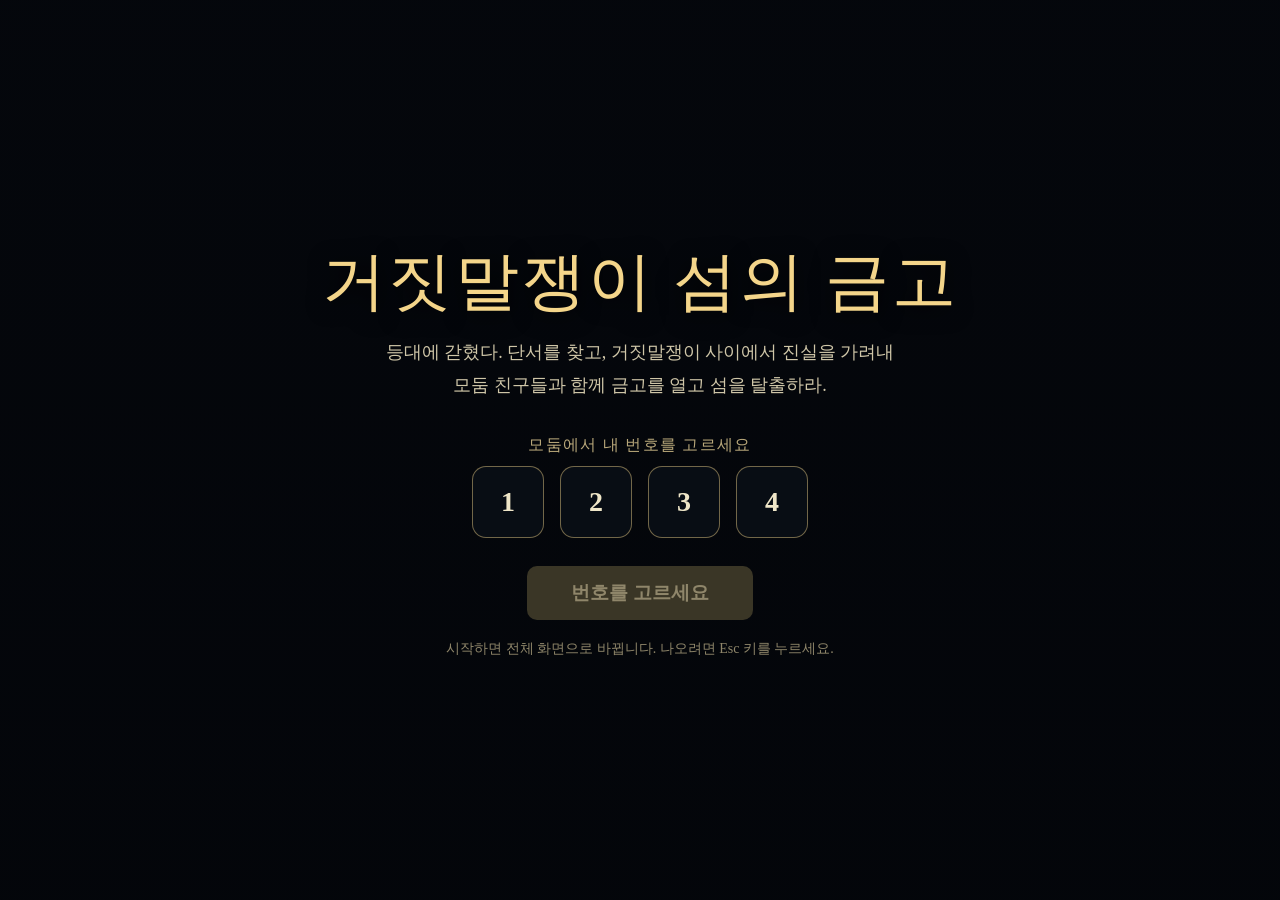
<file: index.html>
<!doctype html>
<html lang="ko"><head><meta charset="utf-8"><meta http-equiv="refresh" content="0; url=liar-island/"><title>거짓말쟁이 섬의 금고</title></head><body><a href="liar-island/">거짓말쟁이 섬의 금고 시작하기</a></body></html>
</file>
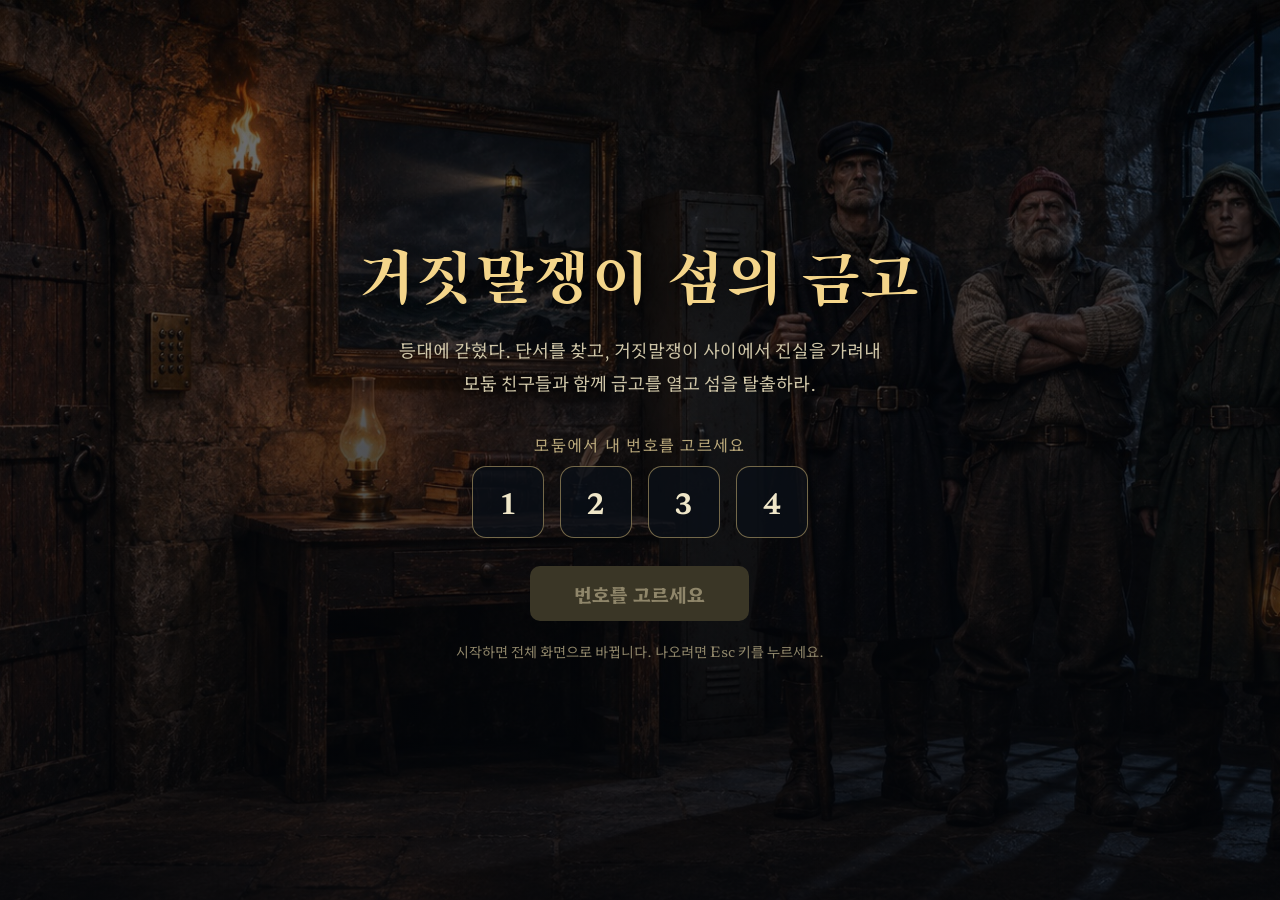
<file: liar-island/index.html>
<!doctype html>
<html lang="ko">
<head>
<link rel="icon" href="data:,">
<meta charset="utf-8">
<meta name="viewport" content="width=device-width, initial-scale=1">
<title>거짓말쟁이 섬의 금고</title>
<link rel="stylesheet" href="common/scene.css">
</head>
<body data-room="start">
<div id="game">
  <div id="title"><div class="in txt">
    <h1>거짓말쟁이 섬의 금고</h1>
    <p class="sub">등대에 갇혔다. 단서를 찾고, 거짓말쟁이 사이에서 진실을 가려내<br>모둠 친구들과 함께 금고를 열고 섬을 탈출하라.</p>
    <div id="fresh">
      <div class="q">모둠에서 내 번호를 고르세요</div>
      <div class="nums" id="nums" role="group" aria-label="내 번호">
        <button class="num" type="button">1</button><button class="num" type="button">2</button><button class="num" type="button">3</button><button class="num" type="button">4</button>
      </div>
      <button class="btn" id="start" type="button" disabled>번호를 고르세요</button>
    </div>
    <div id="resume" hidden>
      <p class="saved">이전에 하던 기록이 있다.</p>
      <p class="savedsub" id="savedsub"></p>
      <div class="choices">
        <button class="btn" id="continue" type="button">이어서 하기</button>
        <button class="btn2" id="restart" type="button">새로 시작</button>
      </div>
    </div>
    <div class="note">시작하면 전체 화면으로 바뀝니다. 나오려면 Esc 키를 누르세요.</div>
  </div></div>
</div>
<script src="common/game.js"></script>
<script src="vault/data.js"></script>
<script src="room1/data.js"></script>
<script src="common/scene.js"></script>
<script src="room1/scene.js"></script>

<script src="room2/data.js"></script>
<script src="room2/popup.js"></script>
<script src="room2/scene.js"></script>

<script src="room3/data.js"></script>
<script src="room3/popup.js"></script>
<script src="room3/scene.js"></script>

<script src="vault/scene.js"></script>
<script>
(function () {
  var st = Game.load();
  var member = null;
  var startBtn = document.getElementById('start');
  var nums = document.querySelectorAll('.num');

  function begin(no) {
    var stop = Scene.nextStop(Game.load());
    if (window.LIAR_SCENE[stop]) {
      document.getElementById('title').hidden = true;
      Scene.enterGame({ member: no, roomId: stop, el: document.documentElement });
    } else {
      Game.setMember(no);
      Scene.go(stop);
    }
  }

  if (Scene.titleMode(st) === 'resume') {

    var saved = st.memberNo || 1;
    document.getElementById('fresh').hidden = true;
    document.getElementById('resume').hidden = false;
    document.getElementById('savedsub').textContent = '모둠 번호 ' + saved + '번으로 이어서 한다.';
    document.getElementById('continue').addEventListener('click', function () { begin(saved); });
    document.getElementById('restart').addEventListener('click', function () {
      if (confirm('처음부터 다시 시작한다. 이 기기에 남은 기록(푼 방, 가방, 조각, 시간)이 모두 지워진다.')) { Game.reset(); location.reload(); }
    });
    return;
  }

  function pick(no) {
    member = no;
    nums.forEach(function (x) { x.classList.toggle('on', Number(x.textContent) === no); });
    startBtn.disabled = false;
    startBtn.textContent = '게임 시작';
  }
  nums.forEach(function (b) { b.addEventListener('click', function () { pick(Number(b.textContent)); }); });
  startBtn.addEventListener('click', function () { if (member) begin(member); });
})();
</script>
</body>
</html>
</file>
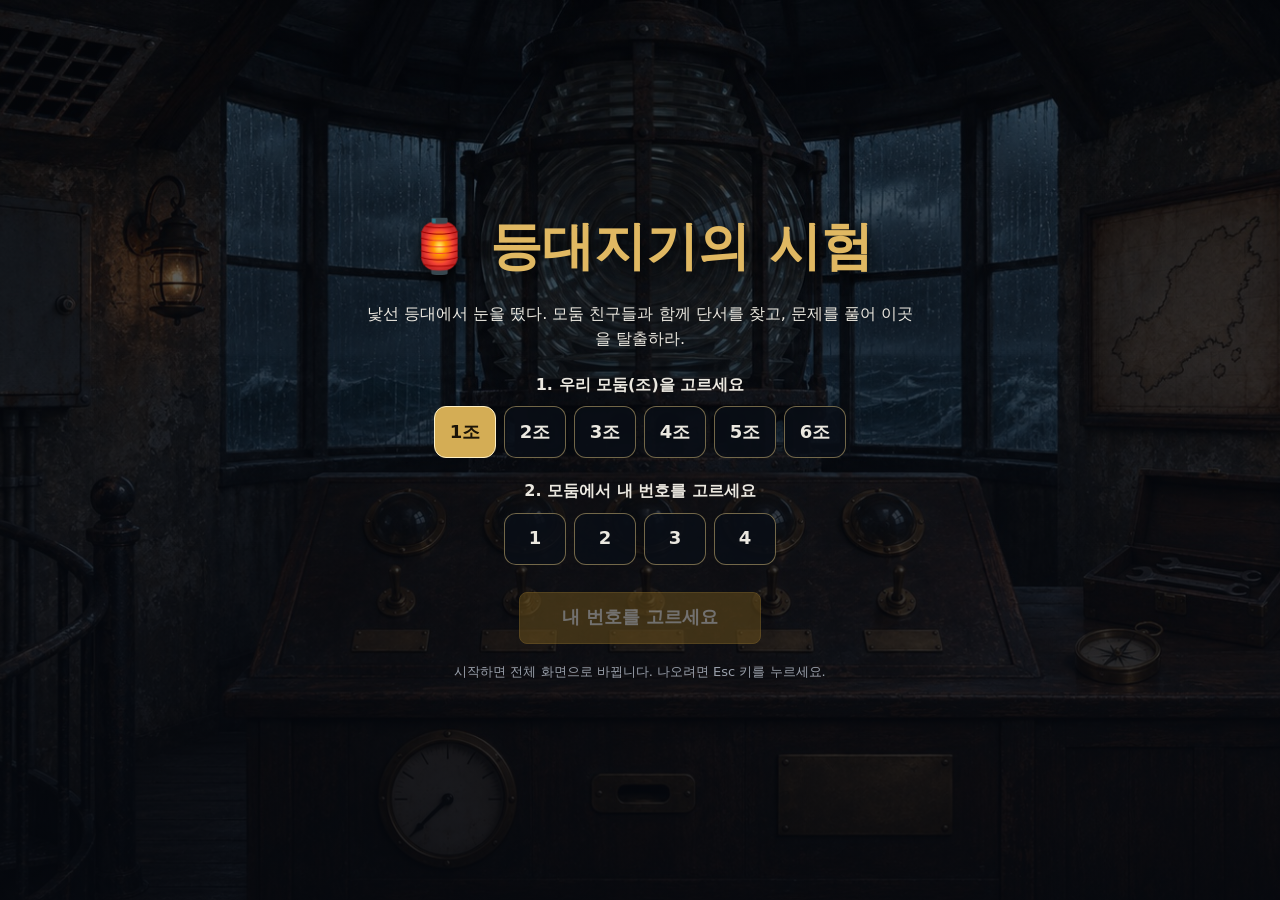
<file: lighthouse/index.html>
<!doctype html>
<html lang="ko">
<head>
<meta charset="utf-8">
<meta name="viewport" content="width=device-width,initial-scale=1">
<title>등대지기의 시험</title>
<link rel="preconnect" href="https://fonts.googleapis.com">
<link rel="preconnect" href="https://fonts.gstatic.com" crossorigin>
<link href="https://fonts.googleapis.com/css2?family=Nanum+Pen+Script&display=swap" rel="stylesheet">
<style>
:root{--bg:#0b0c0e;--panel:#1d2026;--tile:#2a2e36;--tile-h:#3a404c;--text:#ebe8e0;--mut:#9aa0ab;--gold:#e0b862;--bad:#f08a7c;--ok:#8fd4a0;--line:#3a3f49;--ink:#2b1c0c;--hand:"Nanum Pen Script",cursive;--sw:100vw;--sh:56vw;--bar:0px;--u:1;--slot:60px}
*{box-sizing:border-box}
html,body{margin:0;height:100%}
body{background:#000;color:var(--text);font:16px/1.6 system-ui,"Apple SD Gothic Neo","Malgun Gothic",sans-serif;overflow:hidden}
button{font:inherit;color:inherit;cursor:pointer}
.btn{background:var(--tile);border:1px solid var(--line);border-radius:8px;padding:8px 14px;min-height:44px}
.btn:hover{background:var(--tile-h)}
.btn.gold{background:#7a5c1e;border-color:#a8822f}
.btn:disabled{opacity:.45;cursor:default}
.mut{color:var(--mut)}
.bad{color:var(--bad)}.ok{color:var(--ok)}

.game{position:fixed;inset:0;overflow:hidden;background:#000}
.game .stage{position:absolute;left:50%;top:50%;width:var(--sw);height:var(--sh);transform:translate(-50%,-50%);overflow:hidden;container-type:size}
.stage>img{position:absolute;inset:0;display:block;width:100%;height:100%;user-select:none;-webkit-user-drag:none}
.stage .layer{position:absolute;display:block;opacity:0;transition:opacity .9s ease;pointer-events:none;user-select:none}
.stage .layer.on{opacity:1}
.stage .hot{position:absolute;z-index:1;padding:0;margin:0;background:transparent;border:2px solid transparent;border-radius:4px;cursor:default;-webkit-tap-highlight-color:transparent}
.stage .hot:focus,.stage .hot:focus-visible{outline:none;background:transparent;border-color:transparent}
.hud{position:absolute;left:0;right:0;top:calc(var(--bar) * 0);z-index:3;display:flex;justify-content:space-between;align-items:flex-start;gap:12px;padding:calc(12px * var(--u)) calc(20px * var(--u)) calc(44px * var(--u));background:linear-gradient(rgba(0,0,0,.74),rgba(0,0,0,0));pointer-events:none}
.hud>*{pointer-events:auto}
.loc{min-width:0}
.loc b{display:block;font-size:calc(19px * var(--u));line-height:1.3;color:#f1ddb0;text-shadow:0 1px 4px #000}
.loc span{display:block;font-size:calc(15px * var(--u));line-height:1.35;color:#d8d0bf;text-shadow:0 1px 4px #000}
.hr{display:flex;gap:10px;align-items:center;flex:none}
#who{font-size:calc(16px * var(--u));color:#f1ddb0;background:rgba(0,0,0,.45);padding:4px 12px;border-radius:20px;font-variant-numeric:tabular-nums;white-space:nowrap}
#hintBtn{font-size:calc(16px * var(--u));color:#cfc7b6;background:rgba(20,20,22,.55);border:1px solid rgba(255,255,255,.25);padding:4px 14px;border-radius:22px;backdrop-filter:blur(3px);min-height:38px;white-space:nowrap;font-variant-numeric:tabular-nums}
#hintBtn.ready{color:#ffe7a6;border-color:#e0b45c;box-shadow:0 0 14px rgba(224,180,92,.55)}
.game.lb .hud{height:var(--bar);padding:0 calc(20px * var(--u));align-items:center;background:none}
.game.lb .loc{display:flex;align-items:baseline;gap:12px;white-space:nowrap;overflow:hidden}
.game.lb .loc b{display:inline}
.game.lb .loc span{display:inline;overflow:hidden;text-overflow:ellipsis}
.say{position:absolute;left:50%;top:calc(var(--bar) + 66px * var(--u));transform:translateX(-50%);z-index:3;max-width:min(78%,1000px);font-size:calc(18px * var(--u));line-height:1.45;color:#f3ecdd;background:rgba(10,10,12,.62);padding:8px 20px;border-radius:12px;backdrop-filter:blur(3px);text-align:center;word-break:keep-all;white-space:pre-line;pointer-events:none}
.say:empty{display:none}
.say.bad{color:#ffc9bd}
.game.lb .say{top:calc(var(--bar) + 10px)}
.hintpanel{position:absolute;right:calc(16px * var(--u));top:calc(var(--bar) + 62px * var(--u));z-index:4;width:min(460px,62%);background:rgba(12,12,14,.82);border:1px solid rgba(224,180,92,.55);border-radius:14px;padding:12px 16px;backdrop-filter:blur(4px);font-size:calc(16px * var(--u));line-height:1.5;word-break:keep-all}
.game.lb .hintpanel{top:calc(var(--bar) + 8px)}
.hintpanel[hidden]{display:none}
.hptabs{display:flex;flex-wrap:wrap;gap:6px;margin-bottom:8px}
.hptabs button{font-size:.9em;padding:3px 12px;border-radius:14px;border:1px solid rgba(255,255,255,.25);background:rgba(255,255,255,.06)}
.hptabs button.on{border-color:var(--gold);color:var(--gold)}
.hptabs button:disabled{opacity:.45;cursor:default}
.hintpanel .x{float:right;background:none;border:0;color:var(--mut);font-size:1.1em;padding:0 0 0 8px}
.bag{position:absolute;left:50%;bottom:calc(var(--bar) + 10px);transform:translateX(-50%);z-index:3;display:flex;gap:8px;padding:7px 9px;background:rgba(10,10,12,.48);border-radius:16px;backdrop-filter:blur(3px)}
.game.lb .bag{bottom:4px;background:rgba(10,10,12,.35)}
.slot{width:var(--slot);height:var(--slot);border-radius:12px;border:1px solid rgba(255,255,255,.2);background:rgba(255,255,255,.07);display:flex;flex-direction:column;align-items:center;justify-content:center;font-size:calc(var(--slot) * .4);line-height:1.1;padding:2px;text-align:center}
.slot small{font-size:max(10px,calc(var(--slot) * .155));color:#d8d0bf;line-height:1.15;margin-top:2px;word-break:keep-all}
.slot.sel{border-color:var(--gold);background:rgba(122,92,30,.75);box-shadow:0 0 0 2px var(--gold) inset,0 0 14px rgba(224,184,98,.7)}
.slot.sel small{color:#fff;font-weight:700}
.slot.empty{cursor:default;opacity:.45}
.slot.new{animation:got 1.2s ease-out 2}
@keyframes got{0%{box-shadow:0 0 0 0 rgba(255,220,140,.9)}100%{box-shadow:0 0 0 14px rgba(255,220,140,0)}}
.ov{position:fixed;inset:0;background:rgba(0,0,0,.66);display:flex;align-items:center;justify-content:center;padding:16px;z-index:10;overflow:auto}
.pn{background:rgba(22,24,29,.9);border:1px solid #4a505c;border-radius:14px;padding:20px;max-width:560px;width:100%;max-height:92vh;overflow:auto;backdrop-filter:blur(4px)}
.pn h3{margin:0 0 6px;color:var(--gold);font-size:18px}
.pn p{margin:6px 0}
.pn .row{display:flex;flex-wrap:wrap;gap:10px;align-items:center;margin:12px 0}
.bubble{position:absolute;transform:translateX(-50%);width:17%;min-width:128px;background:#f6f1e4;color:#1c1a16;border-radius:10px;padding:5px 8px;font-size:max(12px,1.05cqw);line-height:1.4;box-shadow:0 3px 12px rgba(0,0,0,.55);pointer-events:none;z-index:2;word-break:keep-all}
.bubble b{display:block;font-size:.9em;color:#7a5c1e}
.bubble::before{content:"";position:absolute;left:50%;top:-6px;margin-left:-6px;border:6px solid transparent;border-top:0;border-bottom-color:#f6f1e4}
table{border-collapse:collapse;width:100%;margin:8px 0}
td,th{border:1px solid var(--line);padding:6px 8px;text-align:center}

.pn.panelpn{max-width:min(920px,96vw);padding:22px 26px;background:linear-gradient(160deg,#3a3025,#1f1a14 60%,#2b231a);border:2px solid #7a5f36;box-shadow:inset 0 0 40px rgba(0,0,0,.7),0 20px 60px rgba(0,0,0,.8)}
.pn.panelpn h3{color:#f1d79a}
.lamp{width:46px;height:46px;border-radius:50%;background:radial-gradient(circle at 40% 35%,#5a4a32,#1d160e);border:3px solid #8a6a36;box-shadow:inset 0 2px 6px rgba(0,0,0,.8)}
.lamp.on{background:radial-gradient(circle at 40% 35%,#fff6c8,#f4c95a 55%,#a8701c);border-color:#ffe6a0;box-shadow:0 0 18px #f4d58a,0 0 40px rgba(244,213,138,.5)}
.cardrow{display:grid;grid-template-columns:96px 1fr 46px;gap:12px;align-items:center;margin:10px 0}
.pn.panelpn>p{font-family:var(--hand);font-size:26px;color:#f1e3c0;margin:2px 0 6px}
.card{min-height:76px;text-align:left;background:linear-gradient(rgba(250,242,222,.62),rgba(246,234,206,.62)),url("img/paper_tag.webp") center/cover;color:#1c1206;border:1px solid #6b5026;border-radius:6px;padding:8px 16px;font-family:var(--hand);font-size:27px;line-height:1.25;word-break:keep-all;box-shadow:0 3px 8px rgba(0,0,0,.6)}
.ol{display:inline-block;border-top:2px solid currentColor;line-height:1;padding-top:1px;margin:0 1px}
.fr{display:inline-flex;flex-direction:column;align-items:center;vertical-align:middle;line-height:.95;margin:0 4px;font-size:1.15em}
.fr>i{font-style:normal;padding:0 3px}
.fr>i:first-child{border-bottom:2px solid currentColor;padding-bottom:1px}
.card.wide{grid-column:1 / 3}
.card.on{box-shadow:0 0 0 3px #f4d58a,0 0 18px rgba(244,213,138,.7)}
.card.empty{background:rgba(0,0,0,.35);color:#cdbd9c;border-style:dashed;box-shadow:none}
.card:disabled{cursor:default}
.fig{height:76px;padding:2px;background:#f4ecd8;color:#111;border:1px solid #6b5026;border-radius:6px;cursor:zoom-in}
.fig svg{display:block;width:100%;height:100%;fill:#111}
.figbig{background:#fff;color:#111;border-radius:10px;padding:8px}
.figbig svg{display:block;width:100%;max-height:56vh;fill:#111}
.pn.lockpn{max-width:720px;background:rgba(20,16,11,.86);border-color:#6b5026}
.lock{border-radius:12px;overflow:hidden;margin:8px 0}
.lock svg{display:block;width:100%;max-height:54vh;user-select:none}
.lock.won svg{filter:drop-shadow(0 0 14px #ffd45a) brightness(1.12)}
.lock.shake,.plate.shake{animation:shake .45s}
@keyframes shake{20%,60%{transform:translateX(-9px)}40%,80%{transform:translateX(9px)}}
.lock .digit{font-family:"Times New Roman",serif;font-weight:700;font-variant-numeric:lining-nums;fill:#2c1a06;text-anchor:middle;dominant-baseline:central;pointer-events:none}
.lock .wheel{cursor:pointer;outline:none}
.lock .zone{fill:transparent}
.lock .wheel:hover .zone,.lock .wheel:focus-visible .zone{fill:rgba(255,196,84,.2)}
.lock .arrow{fill:#7a5a22;opacity:.6;pointer-events:none}
.lock .roll{animation:roll .22s ease-out}
@keyframes roll{from{transform:translateY(var(--from));opacity:.2}to{transform:none;opacity:1}}

.sheet{position:fixed;inset:0;z-index:10;background:rgba(0,0,0,.64);display:flex;align-items:center;justify-content:center;container-type:size;animation:fxfade .35s both;cursor:pointer}
.sheet .tap{position:absolute;left:0;right:0;bottom:2.2cqh;text-align:center;font-size:14px;color:#cfc7b6;opacity:.75;pointer-events:none}
.paper{position:relative;container-type:inline-size;font-family:var(--hand);color:var(--ink);word-break:keep-all;line-height:1.22;cursor:default}
.paper::before{content:"";position:absolute;inset:0;background:var(--pimg) center/100% 100% no-repeat;filter:drop-shadow(0 22px 40px rgba(0,0,0,.8))}
.paper>*{position:relative}
.paper p{margin:0}
.paper .go{display:inline-block;font-family:var(--hand);color:#f6e7c4;background:#6d2a14;border:0;border-radius:10px;padding:.05em .8em .15em;box-shadow:0 4px 0 #3e170a;transform:rotate(-1.5deg);line-height:1.15}
.paper .go:hover{background:#82351b}
.paper.note{--pimg:url("img/paper_note.webp");--pw:min(86cqw,80cqh * 1.52);width:var(--pw);aspect-ratio:1100/723;transform:rotate(-2deg);display:flex;flex-direction:column;justify-content:center;padding:calc(var(--pw) * .1) calc(var(--pw) * .12);text-align:center;text-shadow:0 0 1px rgba(43,28,12,.45)}
.paper.note .a{font-size:8.6cqw;transform:rotate(-1deg)}
.paper.note .b{font-size:7cqw;margin-top:4.5cqw;transform:rotate(.6deg)}
.paper.letter{--pimg:url("img/paper_letter.webp");--pw:min(64cqw,90cqh * .79);width:var(--pw);aspect-ratio:633/800;transform:rotate(.8deg);display:flex;flex-direction:column;justify-content:center;padding:calc(var(--pw) * .13) calc(var(--pw) * .13) calc(var(--pw) * .12) calc(var(--pw) * .14)}
.paper.letter h3{margin:0 0 3cqw;font-size:11.5cqw;font-weight:400;line-height:1}
.paper.letter p{font-size:7.4cqw;margin-bottom:2.4cqw}
.paper.letter .go{font-size:9cqw;margin-top:3cqw;align-self:center}
.paper.map{--pimg:url("img/paper_map.webp");width:min(94cqw,86cqh * 1.6);aspect-ratio:1500/938;transform:rotate(.5deg)}
.paper.map svg{position:absolute;inset:0;width:100%;height:100%}
.paper.map .route{fill:none;stroke:#7a1e12;stroke-width:7;stroke-linecap:round;stroke-dasharray:3000;stroke-dashoffset:3000;animation:draw 3s ease-in-out .5s forwards}
@keyframes draw{to{stroke-dashoffset:0}}
.paper.map .pin{fill:#7a1e12}
.paper.map .here{fill:none;stroke:#7a1e12;stroke-width:5}
.paper.map .lbl{font-family:var(--hand);fill:#3a230d;font-size:46px}
.paper.map .lbl.q{fill:#6b5232;opacity:.75}
.paper.map .txt{position:absolute;left:46%;top:6%;width:50%}
.paper.map h3{margin:0 0 .8cqw;font-size:5.2cqw;font-weight:400;line-height:1}
.paper.map p{font-size:2.9cqw;line-height:1.25}
.paper.map .go{font-size:3.3cqw;margin-top:1.6cqw}
.paper.book{--pimg:url("img/paper_ledger.webp");width:min(94cqw,88cqh * 1.6);aspect-ratio:1500/938;color:#1f2a44}
.paper.book .pg{position:absolute;top:15%;width:33%}
.paper.book .pg.l{left:11%}.paper.book .pg.r{left:56%}
.paper.book h4{margin:0 0 .7cqw;font-size:4.1cqw;font-weight:400;line-height:1.05}
.paper.book p{font-size:3.2cqw;line-height:1.3;margin-bottom:.5cqw}
.paper.book table{width:100%;margin:1cqw 0 0;font-size:3.3cqw}
.paper.book td,.paper.book th{border:0;border-bottom:.25cqw solid rgba(31,42,68,.45);padding:.5cqw .4cqw;font-weight:400}
.paper.book .ink{position:absolute;inset:0}
.paper.book .ink.blur{filter:blur(.55cqw);opacity:.7}
.paper.book .ink.sharp{clip-path:circle(0 at 8% 40%);animation:lens 3s ease-in-out .4s forwards}
@keyframes lens{0%{clip-path:circle(9% at 8% 40%)}70%{clip-path:circle(9% at 92% 45%)}100%{clip-path:circle(150% at 50% 50%)}}
.paper.parch{--pimg:url("img/paper_letter.webp");--pw:min(64cqw,92cqh * .79);width:var(--pw);aspect-ratio:633/800;padding:calc(var(--pw) * .12) calc(var(--pw) * .12) calc(var(--pw) * .1) calc(var(--pw) * .13);transform:rotate(-.8deg)}
.paper.parch h3{margin:0 0 2cqw;font-size:11.2cqw;font-weight:400;line-height:1}
.paper.parch .d{font-size:7.2cqw;margin-bottom:2.6cqw}
.paper.parch .rule{font-size:6.2cqw;line-height:1.28}
.paper.parch .rule b{font-weight:400;text-decoration:underline;text-decoration-thickness:.35cqw}
.paper.parch table{width:94%;margin:4cqw auto 0;font-size:7.6cqw}
.paper.parch td{border:0;border-bottom:.4cqw solid rgba(43,28,12,.5);padding:.8cqw 1.3cqw}
.paper.parch td:first-child{letter-spacing:1.9cqw;width:40%;border-right:.4cqw solid rgba(43,28,12,.5)}
.paper.tagz{--pimg:url("img/paper_tag.webp");--pw:min(56cqw,120cqh);width:var(--pw);padding:calc(var(--pw) * .05) calc(var(--pw) * .06) calc(var(--pw) * .04);text-align:center;transform:rotate(1.5deg)}
.paper.tagz .lab{font-size:9cqw;line-height:1;margin-bottom:2cqw}
.paper.tagz svg{display:block;width:100%;height:auto;mix-blend-mode:multiply}

.tag{position:absolute;z-index:0;width:6.1cqw;padding:.35cqw .35cqw .2cqw;background:#e9dcb8 url("img/paper_tag.webp") center/300% auto;border-radius:2px;box-shadow:0 .2cqw .4cqw rgba(0,0,0,.65);text-align:center;color:#3a2a14;font-family:var(--hand);font-size:1.25cqw;line-height:1;pointer-events:none;filter:brightness(.82) sepia(.15)}
.tag svg{display:block;width:100%;height:auto;mix-blend-mode:multiply;margin-top:.15cqw}

.plate{position:relative;width:min(66cqh,74cqw);aspect-ratio:1;background:url("img/magic_plate.webp") center/100% 100%;border-radius:8px;box-shadow:0 26px 70px rgba(0,0,0,.85);cursor:default}
.plate .cell{position:absolute;width:20.3%;height:20.3%;display:flex;align-items:center;justify-content:center;border:0;background:transparent;padding:0;border-radius:6px}
.plate .cell:hover:not(.fixed){box-shadow:inset 0 0 0 3px rgba(255,214,120,.45)}
.plate svg{position:absolute;inset:0;width:100%;height:100%;pointer-events:none}
.plate line{stroke:#ffd45a;stroke-width:9;stroke-linecap:round;opacity:.45;filter:drop-shadow(0 0 6px #ffcf57)}
.chip{display:flex;align-items:center;justify-content:center;width:86%;height:86%;border-radius:8px;background:linear-gradient(145deg,#d9b36a,#8c6326 55%,#5b3d15);box-shadow:inset 0 2px 2px rgba(255,240,200,.6),inset 0 -3px 4px rgba(0,0,0,.5),0 4px 8px rgba(0,0,0,.6);font:700 calc(min(66cqh,74cqw) * .12)/1 "Times New Roman",serif;color:#2c1a06;text-shadow:0 1px 0 rgba(255,235,190,.55)}
.chip.fixed{background:linear-gradient(145deg,#b58e4c,#6e4c1c 55%,#46300f)}
.plate.won .chip{box-shadow:0 0 18px #ffd45a,inset 0 2px 2px rgba(255,240,200,.6)}
.tray{display:flex;gap:10px;justify-content:center;flex-wrap:wrap;margin-top:2.2cqh;min-height:calc(min(66cqh,74cqw) * .13);cursor:default}
.tray .chip{width:calc(min(66cqh,74cqw) * .13);height:calc(min(66cqh,74cqw) * .13);font-size:calc(min(66cqh,74cqw) * .08);border:0;cursor:pointer}
.tray .chip.sel{outline:3px solid #ffe6a0;box-shadow:0 0 16px #ffd45a}
.platemsg{min-height:1.6em;margin:1.2cqh 0 0;text-align:center;font-size:17px;color:#f3ecdd;text-shadow:0 1px 4px #000}
.platewrap{display:flex;flex-direction:column;align-items:center;cursor:default}
.platewrap .btn{margin-top:1.2cqh}
.travel{position:fixed;inset:0;z-index:20;background:#000;overflow:hidden;cursor:pointer}
.travel .from,.travel .to{position:absolute;left:50%;top:50%;width:var(--sw);height:var(--sh);margin:calc(var(--sh) / -2) 0 0 calc(var(--sw) / -2)}
.travel .stage{container-type:size;overflow:hidden}
.travel .from{animation:goIn 2s cubic-bezier(.55,0,.8,.6) both}
.travel .from>*{position:absolute}
.travel .from>img:first-child{inset:0;width:100%;height:100%}
@keyframes goIn{0%{opacity:1;transform:scale(1)}70%{opacity:1}100%{opacity:0;transform:scale(3.2)}}
.travel .to{opacity:0;animation:arrive 2.2s ease-out 1.7s both}
@keyframes arrive{from{opacity:0;transform:scale(1.25)}to{opacity:1;transform:scale(1)}}
.travel p{position:absolute;left:0;right:0;bottom:9%;margin:0;text-align:center;font-family:var(--hand);font-size:clamp(30px,5vw,56px);color:#ffe6a8;text-shadow:0 3px 12px #000;animation:cap 2s ease-out 1.8s both}
.travel small{position:absolute;right:16px;bottom:12px;color:#cfc8b8;opacity:.7}
@keyframes cap{from{opacity:0;transform:translateY(18px)}to{opacity:1;transform:none}}
.endscr{position:fixed;inset:0;z-index:8;background:#000;overflow:hidden;container-type:size}
.endscr>img{position:absolute;inset:0;width:100%;height:100%;object-fit:cover;transform-origin:73% 52%;animation:dawn 12s ease-out both}
@keyframes dawn{0%{opacity:0;filter:brightness(2.6)}18%{opacity:1;filter:brightness(1.6)}34%{filter:brightness(1)}100%{opacity:1;transform:scale(1.12)}}
.endscr h2{position:absolute;top:3cqh;left:0;right:0;margin:0;text-align:center;font-family:var(--hand);font-weight:400;font-size:clamp(44px,10cqh,110px);color:#fff4d2;text-shadow:0 3px 16px #3a1c00;animation:cap 1.4s ease-out 2.6s both}
.endscr .paper.letter{position:absolute;left:50%;top:54%;--pw:min(46cqw,72cqh * .79);transform:translate(-50%,-50%) rotate(.8deg);animation:fade2 1.2s ease-out 5s both;justify-content:center}
.endscr .paper.letter p{font-size:7.3cqw}
.endscr .paper.letter .ps{font-size:6.4cqw;margin-top:3cqw}
.endscr .paper.letter .sign{text-align:right}
@keyframes fade2{from{opacity:0}to{opacity:1}}
.endscr .paper.letter.folded{display:none}
.endscr .row{position:absolute;left:0;right:0;bottom:2.4cqh;display:flex;gap:10px;justify-content:center;flex-wrap:wrap;animation:fade2 1s ease-out 6s both}
.endscr .row .btn{background:rgba(10,10,12,.6);border-color:rgba(255,255,255,.3);backdrop-filter:blur(3px)}
#title{position:fixed;inset:0;z-index:12;display:flex;align-items:center;justify-content:center;padding:16px;overflow:auto;background:linear-gradient(rgba(5,8,14,.55),rgba(5,8,14,.88)),url("img/room2.jpg") center/cover #07090d}
#title .in{width:min(560px,100%);text-align:center;margin:auto}
#title h1{margin:0;color:var(--gold);font-size:clamp(30px,7vh,52px);text-shadow:0 4px 18px #000}
#title p{margin:1.4vh 0}
#title .q{margin:2.2vh 0 1vh;font-weight:700}
#title .pick{display:flex;flex-wrap:wrap;gap:8px;justify-content:center}
#title .pick button{min-width:62px;min-height:52px;border-radius:12px;border:1px solid rgba(244,213,138,.45);background:rgba(10,15,23,.85);font-size:18px;font-weight:700}
#title .pick button.on{background:#d4ad55;color:#1b1407;border-color:#fff0c4}
#title .go{margin-top:3vh;min-height:52px;padding:10px 42px;font-size:18px;font-weight:700}
#title .note{margin-top:2vh;font-size:13px;color:var(--mut)}

.fxl{position:absolute;inset:0;width:100%;height:100%;pointer-events:none;overflow:hidden}
.fxl .fx{display:none}
.fxl .fx.show{display:inline;animation:fxfade .35s both}
@keyframes fxfade{from{opacity:0}to{opacity:1}}
.blocker{position:fixed;inset:0;z-index:9}
.fxl .show .twinkle{animation:twinkle 1.1s ease-in-out 3 both;transform-box:fill-box;transform-origin:center}
@keyframes twinkle{0%,100%{opacity:0;transform:scale(.3)}50%{opacity:1;transform:scale(1.15)}}
.fxl.r1 .show .ring{animation:r1_ring 1s ease-out 3 both;transform-origin:393px 407px}
@keyframes r1_ring{from{transform:scale(.5);opacity:1}to{transform:scale(2.2);opacity:0}}
.fxl.r2 .dome.show{filter:drop-shadow(0 0 22px #ffd978)}
.fxl.r2 [data-fx="beam"].show .rot{transform-origin:840px 245px;animation:r2_sweep 3.2s ease-in-out infinite alternate}
@keyframes r2_sweep{from{transform:rotate(-9deg) scaleX(.75)}to{transform:rotate(9deg) scaleX(1)}}
</style>
</head>
<body>
<div class="game" id="game">
  <div class="stage" id="scene"></div>
  <div class="hud">
    <div class="loc"><b id="place"></b><span id="goal"></span></div>
    <div class="hr"><span id="who"></span><button id="hintBtn" type="button">🔒 힌트</button></div>
  </div>
  <div class="say" id="say" aria-live="polite"></div>
  <div class="hintpanel" id="hintPanel" hidden></div>
  <div class="bag" id="bag"></div>
</div>

<script>
'use strict';
const ITEMS={
  handle:{i:'🔩',n:'놋 손잡이',d:'서랍에 끼울 수 있을 듯한 작은 놋 손잡이.'},
  key:{i:'🗝️',n:'낡은 열쇠',d:'낡은 열쇠다. 어디에 쓸까?'},
  noteL:{i:'📄',n:'찢긴 쪽지 왼쪽',d:'찢긴 쪽지의 왼쪽 반이다. 나머지 반이 어딘가 있을 것이다.'},
  noteR:{i:'📄',n:'찢긴 쪽지 오른쪽',d:'찢긴 쪽지의 오른쪽 반이다. 나머지 반이 어딘가 있을 것이다.'},
  note:{i:'📜',n:'완성된 쪽지',d:'두 조각을 이어 붙인 쪽지다.'},
  flash:{i:'🔦',n:'손전등',d:'묵직한 손전등이다. 어두운 곳을 비출 수 있겠다.'},
  fuse:{i:'🔌',n:'유리관 퓨즈',d:'먼지 낀 유리관 퓨즈다. 어딘가의 빈 퓨즈 자리에 맞겠다.'},
  gloves:{i:'🧤',n:'절연 장갑',d:'두꺼운 고무 장갑이다. 전기를 만질 때 필요하겠다.'},
  lever:{i:'🛠️',n:'황동 레버',d:'묵직한 황동 레버다. 어딘가에 끼워서 당기는 것 같다.'},
  card2:{i:'🃏',n:'2번 카드',d:'“2”라고 적힌 카드다. 어딘가에 꽂는 것 같다.'},
  card4:{i:'🎴',n:'4번 카드',d:'“4”라고 적힌 카드다. 어딘가에 꽂는 것 같다.'},
  lens:{i:'🔍',n:'돋보기',d:'황동 테를 두른 돋보기다. 흐리거나 작은 글씨에 대 보면 좋겠다.'},
  crowbar:{i:'⛏️',n:'쇠지렛대',d:'녹슨 쇠지렛대다. 못을 뽑을 수 있다.'},
  valve:{i:'🎛️',n:'무쇠 밸브 핸들',d:'무언가를 돌려서 여는 데 쓰는 핸들 같다.'},
  oil:{i:'🛢️',n:'윤활유',d:'기름통이다. 뻑뻑하게 굳은 곳에 바르면 되겠다.'},
  tiles:{i:'🔢',n:'숫자 조각',d:'청동 숫자 조각이다. 금고 문의 빈 홈에 맞을 것 같다.'},
  skey:{i:'🔑',n:'작은 열쇠',d:'작은 놋쇠 열쇠다. 작은 자물쇠에 맞겠다.'},
  glass:{i:'🔘',n:'망원경 렌즈',d:'작고 둥근 유리 렌즈다. 어딘가에 끼우는 것 같다.'}
};

const FX={"r1":"<svg class=\"fxl r1\" viewBox=\"0 0 1672 933\" aria-hidden=\"true\"><defs><radialGradient id=\"glow\"><stop offset=\"0\" stop-color=\"#fffbe0\"/><stop offset=\".4\" stop-color=\"#ffd35a\" stop-opacity=\".75\"/><stop offset=\"1\" stop-color=\"#ff9a1f\" stop-opacity=\"0\"/></radialGradient></defs><g data-fx=\"lamp\" class=\"fx\"><circle class=\"twinkle\" cx=\"545\" cy=\"535\" r=\"70\" fill=\"url(#glow)\"/></g><g data-fx=\"pad\" class=\"fx\"><circle class=\"twinkle\" cx=\"393\" cy=\"407\" r=\"95\" fill=\"url(#glow)\"/><circle class=\"ring\" cx=\"393\" cy=\"407\" r=\"33\" fill=\"none\" stroke=\"#ffe9a0\" stroke-width=\"5\"/></g></svg>","r2":"<svg class=\"fxl r2\" viewBox=\"0 0 1672 933\" aria-hidden=\"true\"><defs>\n <radialGradient id=\"glow\"><stop offset=\"0\" stop-color=\"#fffbe0\"/><stop offset=\".55\" stop-color=\"#ffcf57\" stop-opacity=\".95\"/><stop offset=\"1\" stop-color=\"#ff9a1f\" stop-opacity=\".35\"/></radialGradient>\n <radialGradient id=\"lensglow\"><stop offset=\"0\" stop-color=\"#fffdf0\" stop-opacity=\".95\"/><stop offset=\".5\" stop-color=\"#ffe08a\" stop-opacity=\".55\"/><stop offset=\"1\" stop-color=\"#ffe08a\" stop-opacity=\"0\"/></radialGradient>\n <linearGradient id=\"ray\" gradientUnits=\"userSpaceOnUse\" x1=\"840\" y1=\"0\" x2=\"1840\" y2=\"0\" spreadMethod=\"reflect\"><stop offset=\"0\" stop-color=\"#fff3bd\" stop-opacity=\".6\"/><stop offset=\"1\" stop-color=\"#fff3bd\" stop-opacity=\"0\"/></linearGradient>\n</defs><circle data-fx=\"dome2\" class=\"fx dome\" cx=\"840\" cy=\"541\" r=\"33\" fill=\"url(#glow)\"/><circle data-fx=\"dome3\" class=\"fx dome\" cx=\"963\" cy=\"541\" r=\"33\" fill=\"url(#glow)\"/><g data-fx=\"beam\" class=\"fx\">\n <ellipse cx=\"840\" cy=\"245\" rx=\"175\" ry=\"150\" fill=\"url(#lensglow)\"/>\n <g class=\"rot\"><path d=\"M840 245 L-300 70 L-300 330 Z\" fill=\"url(#ray)\"/><path d=\"M840 245 L1980 90 L1980 380 Z\" fill=\"url(#ray)\"/></g>\n</g></svg>"};

const LAYERS={
  r1:[['door','room1_door',0,73,340,807,()=>S.solving==='r1'],['drawer','room1_drawer',493,582,396,158,()=>f.drawer],['locker','room1_locker',916,177,279,566,()=>f.locker],['frame','room1_frame',572,89,374,344,()=>f.frame]],
  r2:[['fuse0','room2_fuse_open',32,203,241,230,()=>f.gloves&&!f.power],['fuse1','room2_fuse_full',22,155,269,284,()=>f.power]],
  r3:[['crateF','room3_crate2_open',452,352,222,310,()=>f.crate2&&S.flash&&S.flash.crateF],['crateE','room3_crate2_empty',488,390,188,271,()=>f.crate2&&!(S.flash&&S.flash.crateF)],['hatch','room3_hatch_open',472,531,500,402,()=>S.solving==='r3']],
  v:[['cookie','vault_cookie',1264,710,263,120,()=>f.cookie],['book','vault_book',1253,346,406,301,()=>f.book],['portrait','vault_portrait',1236,0,340,396,()=>f.portrait],['open','vault_open',440,0,1232,933,()=>f.open]]
};
function addLayers(sc){
  (LAYERS[S.room]||[]).forEach(([id,file,x,y,w,ht])=>{
    const e=h('img','layer');e.dataset.st=id;e.src='img/st_'+file+'.webp';e.alt='';e.draggable=false;
    e.style.left=(x/SW*100)+'%';e.style.top=(y/SH*100)+'%';e.style.width=(w/SW*100)+'%';e.style.height=(ht/SH*100)+'%';
    if(id==='open')e.style.transitionDuration='1.8s';
    sc.append(e);
  });
}

function fxActive(){
  const on=new Set(Object.keys(S.flash||{}));
  if(S.room==='r2'&&S.solving==='r2')['dome2','dome3','beam'].forEach(i=>on.add(i));
  return on;
}
function syncFx(){
  const on=fxActive();
  document.querySelectorAll('#scene .fxl [data-fx]').forEach(e=>e.classList.toggle('show',on.has(e.dataset.fx)));
  (LAYERS[S.room]||[]).forEach(L=>{const e=document.querySelector('#scene .layer[data-st="'+L[0]+'"]');if(e)e.classList.toggle('on',!!L[6]());});
}

const EAN_L=['0001101','0011001','0010011','0111101','0100011','0110001','0101111','0111011','0110111','0001011'];
function ean8(code){
  const right=d=>[...EAN_L[d]].map(c=>c==='1'?'0':'1').join('');
  const bits='101'+[...code.slice(0,4)].map(d=>EAN_L[d]).join('')+'01010'+[...code.slice(4)].map(right).join('')+'101';
  const guard=new Set([0,1,2,31,32,33,34,35,64,65,66]),q=7,H=26;let r='';
  for(let i=0;i<67;i++)if(bits[i]==='1')r+='<rect x="'+(q+i)+'" y="0" width="1" height="'+(guard.has(i)?H+5:H)+'"/>';
  const tx=(s,x)=>'<text x="'+x+'" y="'+(H+11)+'" font-size="10" text-anchor="middle" font-family="Consolas,monospace" letter-spacing="1.4">'+s+'</text>';
  return '<svg viewBox="0 0 81 39" fill="#1a130a" role="img" aria-label="바코드 '+code+'" data-bits="'+bits+'">'+r+tx(code.slice(0,4),q+17.5)+tx(code.slice(4),q+50.5)+'</svg>';
}
const TAG_X=[441,579,718,857,996],TAG_ROT=[-3,2,-1.5,3,-2];
function addCrateTags(sc){
  CRATES.forEach((c,i)=>{
    const t=h('div','tag');t.style.left=((TAG_X[i]-51)/SW*100)+'%';t.style.top=(490/SH*100)+'%';
    t.style.transform='rotate('+TAG_ROT[i]+'deg)';t.style.backgroundPosition=(i*23)+'% '+(i*31)+'%';
    t.innerHTML='<span>'+(i+1)+'번 '+c.l+'</span>'+ean8(c.b);sc.append(t);
  });
}
function flashFx(id,ms){
  const state=S;S.flash=S.flash||{};clearTimeout(S.flash[id]);
  S.flash[id]=setTimeout(()=>{if(state!==S||!S.flash)return;delete S.flash[id];syncFx();},ms);
  syncFx();
}

function watch(ms,next){
  const b=h('div','blocker');document.body.append(b);
  $('#scene').scrollIntoView({block:'center'});
  setTimeout(()=>{b.remove();next();},ms);
}
function celebrate(ms,next){S.solving=S.room;S.flash={};syncFx();watch(ms,next);}

function layout(){
  const W=innerWidth,H=innerHeight,minBar=Math.max(40,Math.round(H*.05)),sw=Math.min(W,(H-2*minBar)*SW/SH),sh=sw*SH/SW,bar=Math.max(0,(H-sh)/2),r=document.documentElement.style,lb=bar>=36;
  r.setProperty('--sw',sw+'px');r.setProperty('--sh',sh+'px');r.setProperty('--bar',bar+'px');
  r.setProperty('--u',Math.min(1.35,Math.max(.78,sw/1400)).toFixed(3));
  r.setProperty('--slot',Math.round(lb?Math.min(64,Math.max(44,bar-8)):Math.min(76,Math.max(46,sh*.085)))+'px');
  $('#game').classList.toggle('lb',lb);
}
const BG={r1:"img/room1.jpg",r2:"img/room2.jpg",r3:"img/room3.jpg",v:"img/vault.jpg"};
const COORDS={"r1":{"lamp":{"x":512,"y":378,"w":70,"h":178},"drawer":{"x":588,"y":598,"w":229,"h":59},"locker":{"x":948,"y":226,"w":164,"h":595},"frame":{"x":595,"y":107,"w":329,"h":284},"guard0":{"x":1114,"y":234,"w":208,"h":590},"guard1":{"x":1314,"y":262,"w":166,"h":562},"guard2":{"x":1468,"y":242,"w":200,"h":584},"ledger":{"x":644,"y":529,"w":147,"h":66},"pad":{"x":360,"y":368,"w":67,"h":75},"torch":{"x":470,"y":66,"w":78,"h":278},"window":{"x":1337,"y":0,"w":228,"h":345},"bread":{"x":457,"y":537,"w":114,"h":42}},"r2":{"vent":{"x":73,"y":5,"w":272,"h":142},"toolbox":{"x":1289,"y":480,"w":244,"h":195},"crack":{"x":1545,"y":478,"w":110,"h":110},"rail":{"x":0,"y":488,"w":324,"h":445},"fusebox":{"x":75,"y":190,"w":199,"h":239},"panel":{"x":533,"y":502,"w":622,"h":179},"gauge":{"x":559,"y":752,"w":154,"h":150},"lens":{"x":645,"y":0,"w":388,"h":492},"compass":{"x":1281,"y":640,"w":103,"h":74},"map":{"x":1286,"y":165,"w":241,"h":287},"sea":{"x":404,"y":278,"w":244,"h":194}},"r3":{"ledger":{"x":1200,"y":524,"w":222,"h":50},"shelf":{"x":404,"y":272,"w":214,"h":118},"crate1":{"x":376,"y":447,"w":139,"h":189},"crate2":{"x":516,"y":447,"w":131,"h":189},"crate3":{"x":652,"y":447,"w":129,"h":189},"crate4":{"x":785,"y":447,"w":131,"h":189},"crate5":{"x":917,"y":447,"w":143,"h":189},"hatch":{"x":492,"y":697,"w":476,"h":168},"nets":{"x":22,"y":66,"w":320,"h":280},"forklift":{"x":30,"y":294,"w":332,"h":314},"boat":{"x":1398,"y":396,"w":126,"h":40},"barrel":{"x":1526,"y":366,"w":146,"h":304},"window":{"x":676,"y":56,"w":166,"h":150}},"v":{"ring":{"x":545,"y":47,"w":607,"h":644},"keypad":{"x":755,"y":272,"w":186,"h":179},"parchA":{"x":540,"y":763,"w":291,"h":130},"parchB":{"x":843,"y":757,"w":274,"h":132},"portrait":{"x":1297,"y":22,"w":256,"h":308},"cookiebox":{"x":1261,"y":638,"w":300,"h":242},"books":{"x":1265,"y":340,"w":390,"h":285},"sextant":{"x":132,"y":527,"w":206,"h":190},"spyglass":{"x":90,"y":466,"w":229,"h":60}}};
const SW=1672,SH=933;
let S,f;
const $=s=>document.querySelector(s);
function h(t,c,x){const e=document.createElement(t);if(c)e.className=c;if(x!=null)e.textContent=x;return e;}
function newState(){
  S={room:'r1',inv:[],sel:null,mist:{r1:0,r2:0,r3:0,v:0},hs:{},hv:{},t0:{},t1:{},ans:{},said:{},dial:[9,2],sw:[false,false,false,false,false],mount:[true,false,true,false,true],started:Date.now()};
  f={};
}
function say(msg,cls){const e=$('#say');e.textContent=msg;e.className='say'+(cls?' '+cls:'');}
function miss(){S.mist[S.room]++;const k=hintKey();hintBegin(k);S.hs[k].w.push(Date.now());paintHint();}
function has(id){return S.inv.includes(id);}
function give(id){
  if(S.inv.length>=6){say('가방이 가득 찼다.','bad');return false;}
  S.inv.push(id);
  if(has('noteL')&&has('noteR')){
    S.inv=S.inv.filter(x=>x!=='noteL'&&x!=='noteR');S.inv.push('note');id='note';
    setTimeout(()=>{say('두 조각을 맞추자 글이 이어진다. 가방에서 쪽지를 누르면 다시 읽을 수 있다.');watch(1200,notePop);},0);
  }
  fresh.add(id);renderBag();return true;
}
function take(id){S.inv=S.inv.filter(x=>x!==id);if(S.sel===id)S.sel=null;renderBag();}
const fresh=new Set();
function renderBag(){
  const b=$('#bag');b.textContent='';
  for(let i=0;i<6;i++){
    const id=S.inv[i];
    const s=h('button','slot'+(id?'':' empty')+(id&&S.sel===id?' sel':'')+(id&&fresh.has(id)?' new':''));
    if(id){
      const name=id==='tiles'?'숫자 조각 '+tilesLeft().length+'개':ITEMS[id].n;
      s.append(h('span','',ITEMS[id].i),h('small','',name));s.setAttribute('aria-label',name);
      s.onclick=()=>{S.sel=S.sel===id?null:id;say(ITEMS[id].d);renderBag();if(id==='note')notePop();};
    }
    b.append(s);
  }
  fresh.clear();
}
function modal(build){
  const ov=h('div','ov'),p=h('div','pn');ov.append(p);document.body.append(ov);
  const close=()=>ov.remove();
  ov.addEventListener('mousedown',e=>{if(e.target===ov)close();});
  build(p,close);
  return close;
}

function paperSheet(kind,build,opt){
  opt=opt||{};
  const ov=h('div','sheet'),p=h('div','paper '+kind);ov.append(p);
  if(!opt.button)ov.append(h('div','tap','누르면 닫힌다'));
  document.body.append(ov);
  const close=()=>ov.remove();
  if(!opt.button)ov.addEventListener('click',close);
  build(p,close);
  return close;
}
function story(title,lines,btn,next){
  paperSheet('letter',(p,close)=>{
    p.append(h('h3','',title));
    lines.forEach(l=>p.append(h('p','',l)));
    const b=h('button','go',btn);b.onclick=()=>{close();if(next)next();};p.append(b);
  },{button:true});
}
function notePop(){
  paperSheet('note',p=>{
    const b=h('p','b');b.innerHTML='진실한 자의 근무 일수에서<br>거짓말쟁이들의 벌점을 빼고,<br>그 수만큼 자물쇠를 올려라.';
    p.append(h('p','a','셋 중 진실을 말하는 이는 딱 한 명.'),b);
  });
}

const MAP={order:['r1','r2','r3','v'],pt:{r1:[362,560],r2:[376,162],r3:[1000,690],v:[990,842]},
  name:{r1:'경비실',r2:'제어실',r3:'부두 창고',v:'금고방'},lbl:{r1:[40,600],r2:[40,175],r3:[1385,585],v:[1120,968]},
  route:{r2:'M362 560 C420 520 440 470 400 440 C340 400 450 380 420 330 C400 290 380 250 376 165',
    r3:'M376 165 C380 250 420 330 400 440 C390 500 380 540 362 560 C440 600 520 600 600 640 C680 680 760 720 860 700 C930 690 970 690 1000 690',
    v:'M1000 690 C1050 700 1075 730 1080 760 C1082 800 1040 830 990 842'}};
function mapStory(title,lines,btn,from,to,next){
  paperSheet('map',(p,close)=>{
    const upto=MAP.order.indexOf(to),NS='http://www.w3.org/2000/svg';
    let s='<svg viewBox="0 0 1586 992" aria-hidden="true"><path class="route" d="'+MAP.route[to]+'"/>';
    const [fx,fy]=MAP.pt[from],[tx,ty]=MAP.pt[to];
    s+='<circle class="here" cx="'+fx+'" cy="'+fy+'" r="24"/><circle class="pin" cx="'+fx+'" cy="'+fy+'" r="8"/><circle class="pin" cx="'+tx+'" cy="'+ty+'" r="12"/>';
    MAP.order.forEach((k,i)=>{const [x,y]=MAP.lbl[k];s+='<text class="lbl'+(i>upto?' q':'')+'" x="'+x+'" y="'+y+'">'+(i>upto?'?':MAP.name[k])+'</text>';});
    p.insertAdjacentHTML('beforeend',s+'</svg>');
    const tx2=h('div','txt');tx2.append(h('h3','',title));
    const para=h('p');lines.forEach((l,i)=>{if(i)para.append(h('br'));para.append(l);});
    const b=h('button','go',btn+' →');b.onclick=()=>{close();if(next)next();};
    tx2.append(para,b);p.append(tx2);
  },{button:true});
}
function renderRoom(){
  const R=ROOMS[S.room];
  $('#place').textContent=R.title;
  $('#goal').textContent='목표: '+R.goal;
  const sc=$('#scene');sc.textContent='';
  const img=h('img');img.src=BG[S.room];img.alt='';img.draggable=false;sc.append(img);
  addLayers(sc);
  if(FX[S.room])sc.insertAdjacentHTML('beforeend',FX[S.room]);
  if(S.room==='r3')addCrateTags(sc);
  const C=COORDS[S.room];
  const area=x=>C[x.id].w*C[x.id].h;
  const order=R.hot.slice().sort((a,b)=>area(b)-area(a));
  if(S.room==='r1'){const wi=order.findIndex(x=>x.id==='window');order.unshift(order.splice(wi,1)[0]);}
  order.forEach(x=>{
    const c=C[x.id];
    const t=h('button','hot');t.dataset.id=x.id;t.setAttribute('aria-label',x.n);
    t.style.left=(c.x/SW*100)+'%';t.style.top=(c.y/SH*100)+'%';t.style.width=(c.w/SW*100)+'%';t.style.height=(c.h/SH*100)+'%';
    t.onclick=()=>{x.fn();syncFx();};
    sc.append(t);
  });

  renderBag();syncFx();paintHint();
}
function startRoom(id,carry){
  S.room=id;S.inv=(carry||[]).slice();S.sel=null;S.solving=null;S.flash={};S.t0[id]=Date.now();hintBegin(id);$('#hintPanel').hidden=true;
  const R=ROOMS[id];
  renderRoom();
  say(R.sayStart||'둘러보자.');
  story(R.introTitle,R.intro,R.introBtn,()=>{if(R.onEnter)R.onEnter();});
}

const HINT_MS=180000,HINT_WRONG=2;
function hintKey(){return S.room==='v'&&f.open?'v2':S.room;}
function hintList(k){return k==='v2'?ROOMS.v.after:ROOMS[k].hints;}
function hintBegin(k){S.hs=S.hs||{};if(!S.hs[k])S.hs[k]={t:Date.now(),w:[]};}
function hintInfo(){
  const k=hintKey(),H=S.hs&&S.hs[k];if(!H)return null;
  const list=hintList(k),now=Date.now();let from=H.t,lv=0,next=null,left=HINT_WRONG;
  while(lv<list.length){
    const w=H.w.filter(x=>x>from),at=Math.min(from+HINT_MS,w.length>=HINT_WRONG?w[HINT_WRONG-1]:Infinity);
    if(at<=now){lv++;from=at;}else{next=at;left=HINT_WRONG-w.length;break;}
  }
  return {k,list,lv,next,left};
}
function clock(ms){const s=Math.max(0,Math.ceil(ms/1000));return Math.floor(s/60)+':'+String(s%60).padStart(2,'0');}
let hintTab=0;
function paintHint(){
  const b=$('#hintBtn'),I=hintInfo();
  if(!I){b.textContent='💡 힌트';b.classList.remove('ready');return;}
  b.textContent=I.lv?'💡 힌트 '+I.lv+'/'+I.list.length:'🔒 힌트 · '+clock(I.next-Date.now());
  b.classList.toggle('ready',I.lv>((S.hv||{})[I.k]||0));
  if(!$('#hintPanel').hidden)renderHintPanel();
}
function renderHintPanel(){
  const p=$('#hintPanel'),I=hintInfo();p.textContent='';if(!I)return;
  const x=h('button','x','✕');x.setAttribute('aria-label','힌트 닫기');x.onclick=()=>{p.hidden=true;};p.append(x);
  const tabs=h('div','hptabs');
  I.list.forEach((_,i)=>{const t=h('button',i===hintTab&&i<I.lv?'on':'',(i<I.lv?'':'🔒 ')+'힌트 '+(i+1));t.disabled=i>=I.lv;t.onclick=()=>{hintTab=i;renderHintPanel();};tabs.append(t);});
  p.append(tabs);
  if(I.lv){hintTab=Math.min(hintTab,I.lv-1);p.append(h('p','',I.list[hintTab]));S.hv[I.k]=Math.max(S.hv[I.k]||0,hintTab+1);}
}
$('#hintBtn').onclick=()=>{
  const p=$('#hintPanel');if(!p.hidden){p.hidden=true;return;}
  const I=hintInfo();if(!I||!I.lv)return;
  hintTab=I.lv-1;p.hidden=false;renderHintPanel();paintHint();
};

function numRow(p,labels,btnText,onSubmit,extra){
  const row=h('div','row');const inputs=labels.map(l=>{
    const w=h('label','mut',l+' ');const i=h('input');i.type='text';i.inputMode='numeric';i.maxLength=extra&&extra.max||6;w.append(i);row.append(w);return i;
  });
  const b=h('button','btn gold',btnText);b.onclick=()=>onSubmit(inputs.map(i=>i.value.trim()));row.append(b);p.append(row);
  return inputs;
}

const LOCKS={
  door:{img:'img/lock_door.jpg',view:[230,30,1300,950],y:[296,694],x:[[410,815],[944,1350]]},
  hatch:{img:'img/lock_hatch.jpg',view:[0,0,1536,1024],y:[314,740],x:[[276,722],[784,1228]]},
  box:{img:'img/lock_box.jpg',view:[0,320,1536,704],y:[562,788],x:[[186,348],[384,548],[585,752],[786,952],[986,1153],[1188,1350]]}
};
function lockWidget(name,val){
  const L=LOCKS[name],NS='http://www.w3.org/2000/svg';
  const el=(t,a)=>{const e=document.createElementNS(NS,t);for(const k in a)e.setAttribute(k,a[k]);return e;};
  const box=h('div','lock');box.dataset.lock=name;
  const svg=el('svg',{viewBox:L.view.join(' ')});svg.append(el('image',{href:L.img,width:1536,height:1024}));
  const texts=[];let locked=false;
  const turn=(i,d)=>{
    if(locked)return;val[i]=(val[i]+d+10)%10;const t=texts[i];t.textContent=val[i];box.classList.remove('shake');
    t.classList.remove('roll');t.style.setProperty('--from',(d*60)+'px');t.getBoundingClientRect();t.classList.add('roll');
  };
  L.x.forEach(([x1,x2],i)=>{
    const [y1,y2]=L.y,cx=(x1+x2)/2,cy=(y1+y2)/2,w=x2-x1,ht=y2-y1;
    const t=el('text',{x:cx,y:cy,class:'digit','font-size':Math.min(ht*.5,w*.9)});t.textContent=val[i];texts.push(t);svg.append(t);
    [[1,y1],[-1,cy]].forEach(([d,top])=>{
      const z=el('g',{class:'wheel',role:'button',tabindex:0,'data-i':i,'data-d':d,'aria-label':(i+1)+'번째 칸 '+(d>0?'올리기':'내리기')});
      const a=Math.min(w*.16,26),ay=d>0?y1+a*1.1:y2-a*1.1;
      z.append(el('rect',{x:x1,y:top,width:w,height:ht/2,class:'zone'}),el('path',{class:'arrow',d:'M'+(cx-a)+' '+(ay+d*a*.45)+'L'+cx+' '+(ay-d*a*.45)+'L'+(cx+a)+' '+(ay+d*a*.45)+'Z'}));
      z.addEventListener('click',()=>turn(i,d));
      z.addEventListener('keydown',e=>{if(e.key==='Enter'||e.key===' '){e.preventDefault();turn(i,d);}});
      svg.append(z);
    });
  });
  box.append(svg);
  return {el:box,
    value:()=>val.join(''),
    set(v){[...v].forEach((c,i)=>{val[i]=+c;texts[i].textContent=c;});box.classList.remove('shake');},
    shake(){box.classList.remove('shake');void box.offsetWidth;box.classList.add('shake');},
    win(){locked=true;box.classList.add('won');}
  };
}

function travel(from,to,origin,caption,next){
  const d=h('div','travel');
  const a=$('#scene').cloneNode(true);a.removeAttribute('id');a.className='stage from';a.querySelectorAll('.hot,.bubble').forEach(e=>e.remove());
  a.style.transformOrigin=(origin[0]/SW*100)+'% '+(origin[1]/SH*100)+'%';
  const b=h('img','to');b.src=BG[to];b.alt='';
  d.append(a,b,h('p','',caption),h('small','','누르면 건너뛴다'));document.body.append(d);
  let gone=false;const go=()=>{if(gone)return;gone=true;d.remove();next();};
  setTimeout(go,4300);setTimeout(()=>d.addEventListener('click',go),500);
}

const GUARDS={갑:'을은 거짓말쟁이야. 자물쇠는 내 근무 기록대로 돌려놓았지.',을:'병은 거짓말을 하지 않아. 나는 일지대로 했을 뿐이야.',병:'갑과 나는 둘 다 거짓말쟁이야.'};

const BUBBLE={갑:{x:1195,y:345},을:{x:1385,y:625},병:{x:1530,y:475}};
const bubbleTimer={};
function showBubble(nm){
  const sc=$('#scene'),key='bubble'+nm;
  const old=sc.querySelector('[data-bubble="'+nm+'"]');if(old)old.remove();
  clearTimeout(bubbleTimer[key]);
  const b=h('div','bubble');b.dataset.bubble=nm;
  b.append(h('b','','경비 '+nm),h('span','',GUARDS[nm]));
  b.style.left=(BUBBLE[nm].x/SW*100)+'%';b.style.top=(BUBBLE[nm].y/SH*100)+'%';
  sc.append(b);
  bubbleTimer[key]=setTimeout(()=>b.remove(),5000);
}
function guardHot(nm){return {g:1,id:'guard'+['갑','을','병'].indexOf(nm),i:'🧍',n:'경비 '+nm,fn(){S.said[nm]=GUARDS[nm];showBubble(nm);}};}
function dialPop(){
  modal((p,close)=>{
    p.classList.add('lockpn');
    p.append(h('h3','','문 자물쇠'),h('p','mut','두 다이얼은 같은 칸 수만큼 돌아가 있다. 칸의 위나 아래를 눌러 돌린다.'));
    const lock=lockWidget('door',S.dial),msg=h('p','','');let done=false;
    const pull=h('button','btn gold','자물쇠 당기기'),reset=h('button','btn','처음 번호로(92)'),x=h('button','btn','닫기');
    reset.onclick=()=>{if(done)return;lock.set('92');msg.textContent='';syncFx();};
    x.onclick=()=>{if(!done){close();syncFx();}};
    pull.onclick=()=>{
      if(done)return;
      if(lock.value()==='58'){done=true;lock.win();msg.textContent='철컹. 자물쇠가 풀렸다.';msg.className='ok';S.ans.r1='58';watch(1100,()=>{close();solved1();});}
      else{miss();lock.shake();msg.textContent='덜컥. 맞지 않는다.';msg.className='bad';}
    };
    const r=h('div','row');r.append(pull,reset,x);p.append(lock.el,r,msg);
  });
}
function solved1(){
  S.t1.r1=Date.now();
  celebrate(3000,()=>mapStory('문이 열렸다',['철컹. 육중한 나무 문이 열린다.','문 너머로 좁은 돌계단이 등대 위쪽으로 이어진다.','챙겨 온 손전등을 주머니에 넣었다.'],'계단을 오른다','r1','r2',()=>travel('r1','r2',[190,470],'계단을 올라 등대 꼭대기로',()=>startRoom('r2',['flash']))));
}
function ledgerPop(){
  say('일지에는 이 표뿐이다. 자물쇠와 관련된 말은 없다.');
  paperSheet('book',p=>{
    const l=h('div','pg l');l.innerHTML='<h4>경비 근무 일지</h4><table><tr><th>이름</th><th>근무 일수</th><th>벌점</th></tr><tr><td>갑</td><td>10일</td><td>2점</td></tr><tr><td>을</td><td>8일</td><td>1점</td></tr><tr><td>병</td><td>5일</td><td>3점</td></tr></table>';
    p.append(l);
  });
}

const CARDS=[
  '꼭지각의 크기가 40°인 이등변삼각형의 한 밑각의 크기는 80°이다.',
  '땅에서 6 m 높이에서 부러진 나무의 끝이 밑동에서 8 m 떨어진 땅에 닿았다. 부러지기 전의 높이는 14 m이다.',
  '중선 <span class="ol">AD</span>의 길이가 12인 △ABC의 무게중심을 G라 하면 <span class="ol">AG</span> = 8이다.',
  '티셔츠 5벌과 바지 3벌 중에서 하나씩 골라 입는 방법은 15가지이다.',
  '서로 다른 주사위 두 개를 동시에 던질 때, 서로 다른 눈이 나올 확률은 <span class="fr"><i>1</i><i>6</i></span>이다.'
];
const FIGS=["<svg viewBox=\"0 0 300 260\" role=\"img\" aria-label=\"꼭지각이 40도인 이등변삼각형\"><path d=\"M150 20 L70 240 H230 Z\" stroke=\"#111\" stroke-width=\"2.5\" fill=\"none\" stroke-linejoin=\"round\" stroke-linecap=\"round\"/><path d=\"M101 127 L119 133 M181 133 L199 127\" stroke=\"#111\" stroke-width=\"2.5\" fill=\"none\" stroke-linejoin=\"round\" stroke-linecap=\"round\"/><path d=\"M137.7 53.8 A36 36 0 0 0 162.3 53.8\" stroke=\"#111\" stroke-width=\"2.5\" fill=\"none\" stroke-linejoin=\"round\" stroke-linecap=\"round\"/><text x=\"150\" y=\"84\" font-size=\"20\" text-anchor=\"middle\">40°</text></svg>", "<svg viewBox=\"0 0 320 250\" role=\"img\" aria-label=\"6미터 높이에서 부러져 끝이 밑동에서 8미터 떨어진 땅에 닿은 나무\"><path d=\"M16 210 H304\" stroke=\"#111\" stroke-width=\"2.5\" fill=\"none\" stroke-linejoin=\"round\" stroke-linecap=\"round\"/><circle cx=\"196\" cy=\"148\" r=\"17\" fill=\"#7cb668\" stroke=\"#2f6b34\" stroke-width=\"1.5\"/><circle cx=\"216\" cy=\"157\" r=\"21\" fill=\"#6aa85a\" stroke=\"#2f6b34\" stroke-width=\"1.5\"/><circle cx=\"233\" cy=\"176\" r=\"20\" fill=\"#8cc477\" stroke=\"#2f6b34\" stroke-width=\"1.5\"/><circle cx=\"248\" cy=\"167\" r=\"15\" fill=\"#7cb668\" stroke=\"#2f6b34\" stroke-width=\"1.5\"/><circle cx=\"222\" cy=\"186\" r=\"17\" fill=\"#6aa85a\" stroke=\"#2f6b34\" stroke-width=\"1.5\"/><circle cx=\"246\" cy=\"192\" r=\"17\" fill=\"#8cc477\" stroke=\"#2f6b34\" stroke-width=\"1.5\"/><circle cx=\"207\" cy=\"172\" r=\"16\" fill=\"#7cb668\" stroke=\"#2f6b34\" stroke-width=\"1.5\"/><circle cx=\"262\" cy=\"189\" r=\"13\" fill=\"#6aa85a\" stroke=\"#2f6b34\" stroke-width=\"1.5\"/><circle cx=\"238\" cy=\"150\" r=\"13\" fill=\"#8cc477\" stroke=\"#2f6b34\" stroke-width=\"1.5\"/><path d=\"M70 60 L270 210\" stroke=\"#8a5a2b\" stroke-width=\"9\" stroke-linecap=\"round\"/><path d=\"M63 210 L66 62 L70 54 L72 63 L76 57 L74 70 L78 210 Z\" fill=\"#8a5a2b\"/><path d=\"M200 157 l28 -2 M232 181 l4 22 M184 146 l2 -22\" stroke=\"#8a5a2b\" stroke-width=\"4\" stroke-linecap=\"round\"/><path d=\"M79 196 H93 V210\" stroke=\"#111\" stroke-width=\"2.5\" fill=\"none\" stroke-linejoin=\"round\" stroke-linecap=\"round\"/><text x=\"36\" y=\"140\" font-size=\"20\" text-anchor=\"middle\">6 m</text><text x=\"170\" y=\"238\" font-size=\"20\" text-anchor=\"middle\">8 m</text></svg>", "<svg viewBox=\"60 40 610 500\" role=\"img\" aria-label=\"삼각형 ABC의 중선 AD와 무게중심 G\"><path d=\"M300 90 L110 480 H620 Z M300 90 L365 480\" stroke=\"#111\" stroke-width=\"4\" fill=\"none\" stroke-linejoin=\"round\"/><circle cx=\"343.3\" cy=\"350\" r=\"7\"/><circle cx=\"365\" cy=\"480\" r=\"7\"/><g font-size=\"38\" font-style=\"italic\" font-family=\"serif\" text-anchor=\"middle\"><text x=\"300\" y=\"72\">A</text><text x=\"86\" y=\"498\">B</text><text x=\"648\" y=\"498\">C</text><text x=\"365\" y=\"526\">D</text><text x=\"373\" y=\"358\">G</text></g></svg>"];
function figPop(i){
  modal((p,close)=>{
    const box=h('div','figbig');box.innerHTML=FIGS[i];
    const b=h('button','btn','닫기');b.onclick=close;const r=h('div','row');r.append(b);
    const q=h('p');q.innerHTML=CARDS[i];q.style.cssText='font-family:var(--hand);font-size:26px;line-height:1.3';
    p.append(q,box,r);
  });
}
const TRUTH=[false,false,true,true,false];
function panelPop(){
  modal((p,close)=>{
    p.classList.add('panelpn');p.append(h('h3','','제어판'));
    const missing=S.mount.map((m,i)=>m?null:(i+1)+'번').filter(Boolean);
    const ready=!missing.length;
    p.append(h('p','mut',ready?'참인 문장을 눌러 등불을 켜라.':missing.join(', ')+' 카드 자리가 비어 있다.'));
    const msg=h('p','','');
    CARDS.forEach((c,i)=>{
      const row=h('div','cardrow');
      const t=h('button','card'+(S.mount[i]?'':' empty'));t.innerHTML=S.mount[i]?c:'('+(i+1)+'번 카드 자리)';
      const lamp=h('div','lamp');
      const paint=()=>{t.classList.toggle('on',S.sw[i]);lamp.classList.toggle('on',S.sw[i]);t.setAttribute('aria-pressed',S.sw[i]);};
      t.disabled=!ready;
      t.onclick=()=>{S.sw[i]=!S.sw[i];paint();msg.textContent='';};
      paint();
      if(S.mount[i]&&FIGS[i]){const g=h('button','fig');g.innerHTML=FIGS[i];g.setAttribute('aria-label',(i+1)+'번 그림 크게 보기');g.onclick=()=>figPop(i);row.append(g);}
      else t.classList.add('wide');
      row.append(t,lamp);p.append(row);
    });
    const on=h('button','btn gold','전원 올리기');on.disabled=!ready;
    on.onclick=()=>{
      if(!S.sw.every((x,i)=>x===TRUTH[i])){miss();msg.textContent='파직. 전류가 흐르지 않는다.';msg.className='bad';return;}
      close();S.ans.r2='6';solved2();
    };
    const b=h('button','btn','닫기');b.onclick=close;
    const r=h('div','row');r.append(on,b);p.append(r,msg);
  });
}
function solved2(){
  S.t1.r2=Date.now();
  celebrate(3600,()=>mapStory('등불이 켜졌다',['등불이 차례로 켜지고, 거대한 렌즈가 돌기 시작한다.','빛줄기가 폭풍 너머 부두의 낡은 창고를 비춘다.','돋보기를 챙겨 부두로 내려간다.'],'부두로 내려간다','r2','r3',()=>travel('r2','r3',[840,245],'빛줄기를 따라 부두 창고로',()=>startRoom('r3',['lens']))));
}

const CRATES=[
  {l:'귤',b:'40128375'},{l:'소금',b:'58301770'},{l:'그물',b:'27465196'},{l:'미역',b:'35241744'},{l:'전복',b:'73510826'}
];
function crateHot(n){
  const c=CRATES[n-1];
  return {id:'crate'+n,i:'📦',n:'상자 '+n+' ('+c.l+')',fn(){
    if(S.sel==='crowbar'){
      if(n!==2){miss();say('세관 봉인 표식이 붙어 있다. 가짜라는 근거 없이 함부로 뜯을 수 없다.','bad');return;}
      if(f.crate2){say('이미 열었다. 안은 비었다.');return;}
      f.crate2=1;flashFx('crateF',2800);give('valve');give('oil');say('쇠지렛대로 못을 뽑자 상자가 열렸다. 짚더미 속에서 밸브 핸들과 윤활유가 나왔다.');return;
    }
    say(n+'번 상자에 화물표가 붙어 있다.');
    paperSheet('tagz',p=>{p.append(h('div','lab',n+'번 '+c.l));p.insertAdjacentHTML('beforeend',ean8(c.b));});
  }};
}
const LEDGER3=['<h4>세관 검사 규칙</h4><p>정상 화물은 8자리 바코드에<br>왼쪽부터 3, 1, 3, 1, 3, 1, 3, 1을<br>차례로 곱해 모두 더한 값이<br>10의 배수다.</p>',
  '<p>맨 끝 자리는<br>앞 일곱 자리가 정하는<br>검증 숫자다.</p><p style="margin-top:3cqw">등대지기가 섞어 둔 가짜 상자는<br>이 규칙을 어긴다.</p>'];
function ledger3(){
  if(S.sel!=='lens'&&!f.read3){say('장부가 빗물에 번져 글씨를 읽을 수 없다.');return;}
  const first=!f.read3;f.read3=1;
  if(first)say('돋보기를 대자 번진 글씨가 또렷해진다.');
  paperSheet('book',p=>{
    (first?['ink blur','ink sharp']:['ink']).forEach(c=>{
      const d=h('div',c);d.innerHTML='<div class="pg l">'+LEDGER3[0]+'</div><div class="pg r">'+LEDGER3[1]+'</div>';
      if(c==='ink blur')d.setAttribute('aria-hidden','true');p.append(d);
    });
  });
}
function hatchPop(){
  if(S.sel==='oil'&&!f.oiled){f.oiled=1;take('oil');say(f.valved?'굳은 경첩에 기름을 발랐다. 이제 해치를 돌려 볼 수 있다.':'굳은 경첩에 기름을 발랐다. 그래도 돌릴 손잡이가 없다.');return;}
  if(S.sel==='valve'&&!f.valved){f.valved=1;take('valve');say(f.oiled?'핸들을 끼웠다. 이제 해치를 돌려 볼 수 있다.':'핸들을 끼웠지만 경첩이 굳어 꿈쩍도 하지 않는다.');return;}
  if(!f.oiled||!f.valved){say('바닥에 철제 해치가 있다. '+(f.valved?'경첩이 굳어 있다.':f.oiled?'돌릴 손잡이가 없다.':'손잡이가 없고 경첩이 굳어 있다.'));return;}
  f.hatchDial=f.hatchDial||[0,0];
  modal((p,close)=>{
    p.classList.add('lockpn');
    p.append(h('h3','','철제 해치'),h('p','mut','앞 칸은 가짜 상자의 번호, 뒤 칸은 그 상자가 지녀야 할 올바른 검증 숫자다.'));
    const lock=lockWidget('hatch',f.hatchDial),msg=h('p','','');let done=false;
    const go=h('button','btn gold','밸브 돌리기'),x=h('button','btn','닫기');
    x.onclick=()=>{if(!done)close();};
    go.onclick=()=>{
      if(done)return;
      if(lock.value()==='27'){done=true;lock.win();msg.textContent='끼익. 해치가 풀렸다.';msg.className='ok';S.ans.r3='27';watch(1100,()=>{close();solved3();});}
      else{miss();lock.shake();msg.textContent='밸브가 꿈쩍도 하지 않는다.';msg.className='bad';}
    };
    const r=h('div','row');r.append(go,x);p.append(lock.el,r,msg);
  });
}
function solved3(){
  S.t1.r3=Date.now();
  celebrate(4200,()=>mapStory('해치가 열렸다',['해치 아래로 오래된 사다리가 이어진다.','사다리 끝에는 등대지기의 작은 방이 있다. 무쇠 금고가 웅크리고 있다.'],'내려간다','r3','v',()=>travel('r3','v',[728,800],'사다리를 타고 등대지기의 방으로',()=>startRoom('v',[]))));
}

const GIVEN=[8,1,0, 0,5,0, 0,0,0];
const LINES=[[0,1,2],[3,4,5],[6,7,8],[0,3,6],[1,4,7],[2,5,8],[0,4,8],[2,4,6]];
const TILE_FROM={cookie:[4,9],book:[2,7],portrait:[3,6]};
function tilesLeft(){const b=f.board||GIVEN;return (f.found||[]).filter(n=>!b.includes(n));}
function giveTiles(src){
  f.found=(f.found||[]).concat(TILE_FROM[src]);
  if(has('tiles')){fresh.add('tiles');renderBag();}else give('tiles');
}

const CELL_X=[16.3,39.9,63.4],CELL_Y=[15.6,38.7,61.6];
function magicPop(){
  if(f.open){say('금고는 이미 열렸다.');return;}
  f.board=f.board||GIVEN.slice();
  const ov=h('div','sheet'),wrap=h('div','platewrap');ov.append(wrap);document.body.append(ov);
  const close=()=>{ov.remove();renderBag();};
  ov.addEventListener('click',e=>{if(e.target===ov)close();});
  const plate=h('div','plate'),tray=h('div','tray'),msg=h('p','platemsg',''),x=h('button','btn','닫기');x.onclick=close;
  wrap.append(plate,tray,msg,x);
  let pick=0,done=false;
  const draw=()=>{
    const b=f.board,good=LINES.filter(l=>l.every(i=>b[i])&&b[l[0]]+b[l[1]]+b[l[2]]===15),won=good.length===LINES.length;
    plate.textContent='';plate.classList.toggle('won',won);
    b.forEach((v,i)=>{
      const c=h('button','cell'+(GIVEN[i]?' fixed':''));c.dataset.i=i;
      c.style.left=CELL_X[i%3]+'%';c.style.top=CELL_Y[Math.floor(i/3)]+'%';
      c.setAttribute('aria-label',(Math.floor(i/3)+1)+'행 '+(i%3+1)+'열 '+(v||'빈 홈'));
      if(v)c.append(h('span','chip'+(GIVEN[i]?' fixed':''),String(v)));
      c.onclick=()=>place(i);plate.append(c);
    });

    const at=i=>[CELL_X[i%3]+10.2,CELL_Y[Math.floor(i/3)]+10.2];
    let s='<svg viewBox="0 0 100 100" preserveAspectRatio="none">';
    if(!won)good.forEach(l=>{const [x1,y1]=at(l[0]),[x2,y2]=at(l[2]),ex=Math.sign(x2-x1)*9,ey=Math.sign(y2-y1)*9;s+='<line x1="'+(x1-ex)+'" y1="'+(y1-ey)+'" x2="'+(x2+ex)+'" y2="'+(y2+ey)+'" style="stroke-width:1.1"/>';});
    plate.insertAdjacentHTML('beforeend',s+'</svg>');
    tray.textContent='';
    tilesLeft().sort((a,c)=>a-c).forEach(n=>{const t=h('button','chip'+(pick===n?' sel':''),String(n));t.dataset.n=n;t.onclick=()=>{pick=pick===n?0:n;draw();};tray.append(t);});
    if(!done&&!msg.textContent&&!(f.found||[]).length)msg.textContent='빈 홈이 여섯 개다. 맞는 숫자 조각을 찾아야 한다.';
  };
  const place=i=>{
    if(done||GIVEN[i])return;
    const b=f.board;msg.textContent='';msg.className='platemsg';
    if(pick){b[i]=pick;pick=0;}
    else if(b[i])b[i]=0;
    else{msg.textContent=tilesLeft().length?'아래에서 숫자 조각을 먼저 고르자.':'끼울 숫자 조각이 없다. 방 안을 더 찾아보자.';draw();return;}
    draw();
    if(!b.every(Boolean))return;
    if(LINES.every(l=>b[l[0]]+b[l[1]]+b[l[2]]===15)){
      done=true;f.open=1;take('tiles');msg.textContent='찰칵. 모든 줄에 불이 들어왔다.';msg.className='platemsg ok';
      setTimeout(()=>{close();openVault();},1500);
    }else{miss();plate.classList.remove('shake');void plate.offsetWidth;plate.classList.add('shake');msg.textContent='덜컹. 숫자판이 움직이지 않는다. 끼운 조각을 누르면 뺄 수 있다.';msg.className='platemsg bad';}
  };
  draw();
}
function openVault(){
  hintBegin('v2');$('#hintPanel').hidden=true;
  const ring=$('#scene .hot[data-id="ring"]');if(ring)ring.remove();
  syncFx();say('육중한 금고 문이 천천히 열린다.');
  watch(2200,()=>{addSafeHots();say('금고 안에 양피지 두 루마리와 잠긴 상자가 있다.');paintHint();});
}

const GROUPS={
  1:[['427',[['235',0,1],['987',1,0],['895',0,0],['479',1,1]]],['638',[['635',2,0],['861',0,2],['714',0,0],['189',0,1]]]],
  2:[['538',[['346',0,1],['198',1,0],['916',0,0],['581',1,1]]],['749',[['746',2,0],['972',0,2],['825',0,0],['291',0,1]]]],
  3:[['956',[['572',0,1],['186',1,0],['812',0,0],['961',1,1]]],['478',[['472',2,0],['843',0,2],['639',0,0],['381',0,1]]]],
  4:[['683',[['875',0,1],['123',1,0],['215',0,0],['631',1,1]]],['472',[['475',2,0],['249',0,2],['396',0,0],['921',0,1]]]],
  5:[['872',[['713',0,1],['562',1,0],['653',0,0],['825',1,1]]],['916',[['913',2,0],['694',0,2],['248',0,0],['465',0,1]]]],
  6:[['214',[['198',0,1],['734',1,0],['378',0,0],['247',1,1]]],['593',[['598',2,0],['356',0,2],['462',0,0],['637',0,1]]]]
};
function myGroup(){return GROUPS[PLAYER.group]||GROUPS[1];}
function boxCode(){const g=myGroup();return g[0][0]+g[1][0];}
function judge(s,b){return s||b?[s?s+'스트라이크':'',b?b+'볼':''].filter(Boolean).join(' '):'아웃';}
const SAFE_HOT={inA:{x:632,y:285,w:210,h:80,n:'첫째 양피지'},inB:{x:845,y:285,w:205,h:80,n:'둘째 양피지'},box:{x:665,y:432,w:345,h:186,n:'잠긴 상자'}};
function parchPop(i){
  const P=myGroup()[i];
  paperSheet('parch',p=>{
    const d=h('p','d');d.innerHTML='1부터 9까지의 숫자 중<br>서로 다른 세 개로 된 암호를 찾아라.';
    const r=h('p','rule');r.innerHTML='<b>스트라이크</b> : 숫자와 자리가 모두 맞음<br><b>볼</b> : 숫자는 있지만 자리가 다름<br><b>아웃</b> : 맞는 숫자가 없음';
    const t=h('table');t.innerHTML=P[1].map(([g,s,b])=>'<tr><td>'+g+'</td><td>'+judge(s,b)+'</td></tr>').join('');
    p.append(h('h3','',i?'둘째 양피지':'첫째 양피지'),d,r,t);
  });
}
function boxPop(){
  if(f.done){say('상자는 이미 열렸다.');return;}
  f.boxDial=f.boxDial||[0,0,0,0,0,0];
  modal((p,close)=>{
    p.classList.add('lockpn');
    p.append(h('h3','','잠긴 상자'),h('p','mut','첫째 양피지의 암호 뒤에 둘째 양피지의 암호를 이어 맞춰라.'));
    const lock=lockWidget('box',f.boxDial),msg=h('p','','');
    const go=h('button','btn gold','상자 열기'),x=h('button','btn','닫기');
    x.onclick=()=>{if(!f.done)close();};
    go.onclick=()=>{
      if(f.done)return;
      if(lock.value()===boxCode()){f.done=1;lock.win();msg.textContent='찰칵. 뚜껑이 열렸다.';msg.className='ok';watch(1500,()=>{close();finish();});}
      else{miss();lock.shake();msg.textContent='덜컥. 상자는 열리지 않는다.';msg.className='bad';}
    };
    const r=h('div','row');r.append(go,x);p.append(lock.el,r,msg);
  });
}
function addSafeHots(){
  const sc=$('#scene');
  [['inA',()=>parchPop(0)],['inB',()=>parchPop(1)],['box',boxPop]].forEach(([id,fn])=>{
    if(sc.querySelector('.hot[data-id="'+id+'"]'))return;
    const c=SAFE_HOT[id],t=h('button','hot');t.dataset.id=id;t.setAttribute('aria-label',c.n);
    t.style.left=(c.x/SW*100)+'%';t.style.top=(c.y/SH*100)+'%';t.style.width=(c.w/SW*100)+'%';t.style.height=(c.h/SH*100)+'%';
    t.onclick=fn;sc.append(t);
  });
  $('#goal').textContent='목표: 금고 속 상자를 열어라.';

}
function finish(){
  S.t1.v=S.t1.v||Date.now();
  const d=h('div','endscr');
  const img=h('img');img.src='img/ending.jpg';img.alt='열린 등대 문 밖으로 아침 해가 떠오르고, 길 끝에 빵집이 있는 바닷가 마을이 보인다';
  const letter=h('div','paper letter');
  ['“여기까지 오다니, 거짓에 속지 않는 눈을 가졌군요. 등불은 이제 여러분의 것입니다.”',
   '“쿠키는 그냥 맛있는 쿠키였답니다. 졸음은 바닷바람 탓이에요.”'].forEach(t=>letter.append(h('p','',t)));
  letter.append(h('p','sign','— 등대지기, 바닷가 빵집 주인'),
    h('p','ps','추신. 사실 이 등대와 모든 시험은 수학 선생님이 여러분을 위해 몰래 준비한 작은 이벤트였답니다. 즐거웠나요?'));
  const fold=h('button','btn','편지 접기');fold.onclick=()=>{letter.style.animation='none';const c=letter.classList.toggle('folded');fold.textContent=c?'편지 펴기':'편지 접기';};
  const res=h('button','btn gold','결과 보기');res.onclick=showResult;
  const again=h('button','btn','처음부터');again.onclick=resetPop;
  const r=h('div','row');r.append(fold,res,again);
  d.append(img,h('h2','','탈출 성공'),letter,r);document.body.append(d);
}

const RESET_PW='2357';
function resetPop(){
  modal((p,close)=>{
    p.parentNode.style.zIndex=13;
    p.append(h('h3','','처음부터 다시 하기'),h('p','mut','선생님 비밀번호를 입력하세요.'));
    const i=h('input');i.type='password';i.inputMode='numeric';i.autocomplete='off';i.setAttribute('aria-label','비밀번호');
    i.style.cssText='background:#0f1115;color:var(--text);border:1px solid #555c69;border-radius:8px;padding:10px;font:inherit;width:160px;min-height:44px;text-align:center';
    const msg=h('p','','');
    const ok=h('button','btn gold','확인'),x=h('button','btn','취소');x.onclick=close;
    const check=()=>{if(i.value.trim()===RESET_PW){clearSave();location.reload();}else{msg.textContent='비밀번호가 맞지 않습니다.';msg.className='bad';i.value='';i.focus();}};
    ok.onclick=check;i.addEventListener('keydown',e=>{if(e.key==='Enter')check();});
    const r=h('div','row');r.append(i,ok,x);p.append(r,msg);setTimeout(()=>i.focus(),0);
  });
}
function mm(a,b){return a&&b?Math.round((b-a)/1000)+'초':'-';}
function showResult(){
  const hv=S.hv||{},used={r1:hv.r1||0,r2:hv.r2||0,r3:hv.r3||0,v:(hv.v||0)+(hv.v2||0)};
  modal((p,close)=>{
    p.append(h('h3','','결과'),h('p','mut',PLAYER.on?PLAYER.group+'조 '+PLAYER.member+'번':''));
    const t=h('table');
    t.innerHTML='<tr><th>방</th><th>걸린 시간</th><th>틀린 시도</th><th>본 힌트</th></tr>'+
      [['r1','방1 경비실'],['r2','방2 제어판'],['r3','방3 창고'],['v','금고']].map(([k,n])=>'<tr><td>'+n+'</td><td>'+mm(S.t0[k],S.t1[k])+'</td><td>'+S.mist[k]+'</td><td>'+used[k]+'</td></tr>').join('');
    p.append(t);
    const b=h('button','btn','닫기');b.onclick=close;const r=h('div','row');r.append(b);p.append(r);
  });
}

const INTRO={title:'등대지기의 시험',lines:[
  '체험학습 첫날, 바닷가 빵집 할머니가 쿠키 한 상자를 건넸다.',
  '상자 바닥에는 쪽지가 붙어 있었다. “등불을 이을 눈을 가진 분을 찾습니다. 거짓을 가려내는 눈 말입니다.”',
  '쿠키를 먹고 나니 졸음이 쏟아졌다.',
  '차가운 돌바닥 위에서 눈을 떴다. 낡은 등대 안이다.'
]};
const ROOMS={
  r1:{title:'방 1 · 입구 경비실',goal:'이곳을 빠져나갈 방법을 찾아라.',
    introTitle:'입구 경비실',intro:['육중한 나무 문 안쪽에 섬사람 셋이 서 있다.','“시험을 시작하지.” 그 가운데 누군가 낮게 말했다.','문 옆 벽에 달린 황동 잠금장치는 누군가 돌려놓은 듯하다.'],introBtn:'주위를 둘러본다',
    hints:['램프를 살펴보자. 서랍에는 손잡이가 없다. 그림틀 뒤와 사물함도 눈여겨보자.','쪽지의 규칙대로 세 경비의 말을 따져 진실한 사람을 찾아라. 병의 말부터 생각해 보자.','병은 거짓말쟁이, 병을 편든 을도 거짓말쟁이, 진실한 사람은 갑이다. 일지에서 갑의 근무 일수에서 을과 병의 벌점 합을 빼자.'],
    hot:[
      {i:'🏮',id:'lamp',n:'기름 램프',fn(){if(f.handle){say('램프가 따뜻하게 타고 있다.');return;}f.handle=1;give('handle');flashFx('lamp',1500);say('램프를 들어 올리자 받침 밑에서 작은 놋 손잡이가 나왔다.');}},
      {i:'🗄️',id:'drawer',n:'책상 서랍',fn(){
        if(f.drawer){say('서랍은 비어 있다.');return;}
        if(S.sel==='handle'){f.drawer=1;take('handle');give('key');say('손잡이를 끼우고 당기자 서랍이 열렸다. 안에 낡은 열쇠가 있다.');}
        else say('서랍에 손잡이가 없어서 열 수 없다.');}},
      {i:'🚪',id:'locker',n:'철제 사물함',fn(){
        if(f.locker){say('사물함은 비어 있다.');return;}
        if(S.sel==='key'){f.locker=1;take('key');give('noteR');give('flash');say('열쇠가 맞았다. 안에 찢긴 쪽지 한 조각과 손전등이 있다. 위층에서 쓸 곳이 있을 것 같다.');}
        else say('철제 사물함이 잠겨 있다. 열쇠 구멍이 보인다.');}},
      {i:'🖼️',id:'frame',n:'폭풍 속 등대 그림',fn(){if(f.frame){say('등대 그림이다. 뒤쪽은 이미 살펴보았다.');return;}f.frame=1;give('noteL');say('그림틀 뒤에 접힌 종이가 끼워져 있다. 찢긴 쪽지의 한쪽이다.');}},
      guardHot('갑'),guardHot('을'),guardHot('병'),
      {i:'📒',id:'ledger',n:'책상 위 근무 일지',fn(){ledgerPop();}},
      {i:'🔐',id:'pad',n:'문 옆 다이얼 자물쇠',fn(){
        if(!has('note')){say('황동 덮개가 단단히 닫혀 있다. 덮개 가장자리에 새겨진 글: “규칙을 아는 자만 연다.”');return;}
        if(!f.padopen){f.padopen=1;flashFx('pad',3200);}
        watch(900,dialPop);}},
      {i:'🔥',id:'torch',n:'타오르는 횃불',fn(){say('뜨거워서 손을 댈 수 없다.');}},
      {i:'🌙',id:'window',n:'높은 창',fn(){say('창밖으로 달빛 아래 어두운 바다가 보인다. 창이 높고 좁아 나갈 수 없다.');}},
      {i:'🍞',id:'bread',n:'식은 빵과 부스러기',fn(){say('책상 구석에 식은 빵과 쿠키 부스러기가 있다. 빵집 할머니의 쿠키와 같은 모양이다.');}}
    ]},
  r2:{title:'방 2 · 꼭대기 제어판',goal:'꺼진 등불을 다시 켜라.',
    introTitle:'등대 꼭대기',intro:['꼭대기는 캄캄하다. 등불은 모두 꺼져 있고 제어판은 먹통이다.','방 1에서 챙겨 온 손전등이 손에 들려 있다.'],introBtn:'주위를 둘러본다',
    hints:['먹통인 제어판은 전원부터 살려야 한다. 어두워서 안 보이는 곳이 있다.','카드 두 장이 창틀과 계단 난간에 있다. 가방에서 카드를 고른 뒤 제어판을 눌러 꽂자.','2번은 부러진 윗부분의 길이를 먼저 구하자. 그림을 누르면 크게 볼 수 있다. 참인 카드는 3번과 4번이다.'],
    hot:[
      {i:'🕳️',id:'vent',n:'천장 환기구',fn(){
        if(f.vent){say('환기구는 이미 살펴보았다.');return;}
        if(S.sel==='flash'){f.vent=1;take('flash');give('fuse');say('손전등으로 비추자 거미줄 사이에 낀 유리관 퓨즈가 보인다.');}
        else say('너무 어두워서 안쪽이 보이지 않는다.');}},
      {i:'🧰',id:'toolbox',n:'도구함',fn(){if(f.tool){say('도구함은 비어 있다.');return;}f.tool=1;give('gloves');give('lever');give('lens');say('도구함에서 절연 장갑, 황동 레버, 돋보기를 찾았다.');}},
      {i:'🪟',id:'crack',n:'창틀 틈새',fn(){if(f.crack){say('더 나올 것이 없다.');return;}f.crack=1;give('card2');say('창틀 틈새에서 “2”라고 적힌 카드를 찾았다.');}},
      {i:'🪜',id:'rail',n:'계단 난간 구석',fn(){if(f.rail){say('더 나올 것이 없다.');return;}f.rail=1;give('card4');say('난간 구석에서 “4”라고 적힌 카드를 찾았다.');}},
      {i:'⚡',id:'fusebox',n:'벽면 배전반',fn(){
        if(f.power){say('전원이 들어와 있다.');return;}
        if(!f.gloves){
          if(S.sel==='gloves'){f.gloves=1;take('gloves');say('장갑을 끼고 배전반 문을 열었다. 빈 퓨즈 자리와 레버 자리가 보인다.');return;}
          say('전선이 드러나 있다. 맨손으로 만지면 위험하다.');return;}
        if(S.sel==='fuse'){f.fuse=1;take('fuse');say('퓨즈를 끼우자 파직, 불꽃이 튀었다.');return;}
        if(S.sel==='lever'){
          if(!f.fuse){say('레버를 끼우기 전에 빈 퓨즈 자리부터 채워야 할 것 같다.');return;}
          f.power=1;take('lever');say('레버를 끼워 올리자 제어판에 희미한 불이 들어왔다.');return;}
        say(f.fuse?'퓨즈는 끼웠다. 레버 자리가 비어 있다.':'배전반 안에 퓨즈 자리와 레버 자리가 비어 있다.');}},
      {i:'🎛️',id:'panel',n:'제어판',fn(){
        if(S.sel==='card2'||S.sel==='card4'){
          const n=S.sel==='card2'?2:4;S.mount[n-1]=true;take('card'+n);say('제어판의 '+n+'번 자리에 카드를 꽂았다.');return;}
        if(!f.power){say('제어판은 먹통이다. 전원이 들어오지 않는다.');return;}
        panelPop();}},
      {i:'⏲️',id:'gauge',n:'압력 게이지',fn(){say('바늘이 0에 멈춰 있다.');}},
      {i:'🔭',id:'lens',n:'거대한 렌즈',fn(){say('먼지 낀 거대한 렌즈다. 불이 켜지면 바다 멀리까지 빛을 보낼 것이다.');}},
      {i:'🧭',id:'compass',n:'고장 난 나침반',fn(){say('바늘이 빙글빙글 돈다. 제어판 근처에 전류가 흐르는 듯하다.');}},
      {i:'🗺️',id:'map',n:'벽면 섬 지도',fn(){say('섬 지도다. 부두 쪽에 낡은 창고가 그려져 있다.');}},
      {i:'🌊',id:'sea',n:'폭풍 속 바다',fn(){say('파도가 거세다. 창은 굳게 닫혀 있다.');}}
    ]},
  r3:{title:'방 3 · 부두 창고',goal:'가짜 상자를 찾아 해치를 열어라.',
    introTitle:'부두 창고',intro:['새벽 안개가 낮게 깔린 부두. 낡은 창고 안에 상자 다섯 개가 놓여 있다.','그 가운데 하나는 등대지기가 몰래 섞어 둔 가짜다.'],introBtn:'주위를 둘러본다',
    hints:['가방에서 돋보기를 고른 뒤 번진 장부를 눌러 보자. 바코드 다섯 개는 모둠이 나눠 계산하자.','앞 일곱 자리에 3, 1, 3, 1, 3, 1, 3을 곱해 더하면 마지막 자리가 정해진다. 합은 10의 배수가 되어야 한다.','2번 상자만 맞지 않는다. 해치에는 가짜 상자의 번호와 올바른 마지막 자리를 이어 쓴다.'],
    hot:[
      {i:'📖',id:'ledger',n:'관리 데스크 장부',fn(){ledger3();}},
      {i:'🧰',id:'shelf',n:'선반 위 도구함',fn(){if(f.shelf){say('더 나올 것이 없다.');return;}f.shelf=1;give('crowbar');say('녹슨 쇠지렛대가 들어 있다.');}},
      crateHot(1),crateHot(2),crateHot(3),crateHot(4),crateHot(5),
      {i:'🕳️',id:'hatch',n:'바닥 철제 해치',fn(){hatchPop();}},
      {i:'🕸️',id:'nets',n:'찢어진 어망',fn(){say('비린내가 진동한다. 마른 조개껍데기뿐이다.');}},
      {i:'🚜',id:'forklift',n:'녹슨 지게차',fn(){say('시동 키가 뽑혀 있고 바퀴에 바람이 빠져 있다.');}},
      {i:'⛵',id:'boat',n:'묶인 나룻배',fn(){say('노가 부러져 있어 타고 나갈 수 없다.');}},
      {i:'🏮',id:'barrel',n:'통 위의 등불',fn(){say('등불이 흔들린다. 통 뚜껑에는 분필 자국이 있다.');}}
    ]},
  v:{title:'금고 · 등대지기의 방',goal:'금고를 열어라.',
    introTitle:'등대지기의 방',intro:['작은 방 한가운데 무쇠 금고가 웅크리고 있다.','금고 문의 청동 숫자판에는 빈 홈이 여섯 개 있다.','맞는 숫자 조각이 이 방 어딘가에 숨겨져 있을 것이다.'],introBtn:'주위를 둘러본다',
    after:['금고 속 양피지를 눌러 보자. 아웃으로 나온 숫자부터 모두 지우자.','같은 숫자가 나온 두 줄을 비교하면 그 숫자의 자리를 좁힐 수 있다.','첫째 암호 세 자리 뒤에 둘째 암호 세 자리를 이어 상자에 넣는다.'],
    hints:['금고 문을 눌러 숫자판을 살펴보자. 빈 홈에 끼울 숫자 조각은 방 안 곳곳에 숨어 있다. 쿠키 상자부터 보자.','찾은 물건은 가방에서 고른 뒤 쓸 곳을 누른다. 작은 열쇠는 책장의 잠긴 책에, 렌즈는 창턱의 망원경에 쓴다.','1부터 9까지를 모두 더하면 45다. 가로줄이 셋이니 한 줄의 합은 15다. 두 칸이 채워진 줄부터 남은 수를 구하자.'],
    hot:[
      {i:'🔒',id:'ring',n:'금고 문',fn(){magicPop();}},
      {i:'🖼️',id:'portrait',n:'등대지기 초상화',fn(){
        if(f.portrait){say('액자 뒤 홈은 비어 있다.');return;}
        if(!f.scope){say('온화한 미소의 노인 초상화다. 빵집 할머니와 어딘가 닮았다.');return;}
        f.portrait=1;giveTiles('portrait');say('망원경으로 본 틈을 당기자 액자가 열렸다. 벽의 작은 홈에서 숫자 조각 두 개가 나왔다.');}},
      {i:'🍪',id:'cookiebox',n:'쿠키 상자',fn(){
        if(f.cookie){say('쿠키 상자 바닥의 숨은 칸은 비어 있다.');return;}
        f.cookie=1;giveTiles('cookie');give('skey');say('체험학습 첫날 받았던 쿠키 상자와 같은 상자다. 들뜬 바닥 판을 들어 올리자 숨은 칸에서 숫자 조각 두 개와 작은 열쇠가 나왔다.');}},
      {i:'📚',id:'books',n:'책장의 잠긴 책',fn(){
        if(f.book){say('속이 파인 책이다. 이제 비어 있다.');return;}
        if(S.sel!=='skey'){say('책장 가운데 두꺼운 가죽 책 한 권에 작은 놋쇠 자물쇠가 채워져 있다.');return;}
        f.book=1;take('skey');giveTiles('book');give('glass');say('작은 열쇠로 자물쇠를 풀고 책을 펼치자, 속이 파인 칸에 숫자 조각 두 개와 작은 렌즈가 들어 있다.');}},
      {i:'🧭',id:'sextant',n:'황동 육분의',fn(){say('별의 높이를 재어 배의 위치를 찾는 도구다.');}},
      {i:'🔭',id:'spyglass',n:'창턱의 망원경',fn(){
        if(f.scope){say('망원경 너머로 맞은편 초상화 액자 가장자리의 틈이 보인다.');return;}
        if(S.sel!=='glass'){say('창턱의 망원경이다. 앞쪽 렌즈가 빠져 있다.');return;}
        f.scope=1;take('glass');say('렌즈를 끼우고 망원경을 들여다보았다. 맞은편 초상화 액자 가장자리에 가는 틈이 보인다.');}}
    ]}
};

const SAVE_KEY='lighthouse.v1';
const PLAYER={on:false,group:1,member:null};
function readSave(){try{const d=JSON.parse(localStorage.getItem(SAVE_KEY));return d&&d.S&&d.S.room&&ROOMS[d.S.room]?d:null;}catch(e){return null;}}
function writeSave(){
  if(!PLAYER.on||!S.t0[S.room])return;
  const copy=Object.assign({},S);delete copy.flash;delete copy.solving;
  try{localStorage.setItem(SAVE_KEY,JSON.stringify({group:PLAYER.group,member:PLAYER.member,S:copy,f:f}));}catch(e){}
}
function clearSave(){PLAYER.on=false;try{localStorage.removeItem(SAVE_KEY);}catch(e){}}
function showWho(){
  if(!PLAYER.on){$('#who').textContent='';return;}
  const sec=Math.max(0,Math.floor(((S.t1.v||Date.now())-S.started)/1000));
  $('#who').textContent=PLAYER.group+'조 · '+PLAYER.member+'번 · '+String(Math.floor(sec/60)).padStart(2,'0')+':'+String(sec%60).padStart(2,'0');
}
setInterval(()=>{showWho();writeSave();if(PLAYER.on)paintHint();},1000);
addEventListener('resize',layout);layout();
window.addEventListener('pagehide',writeSave);

function goFull(){
  try{const p=document.documentElement.requestFullscreen&&document.documentElement.requestFullscreen({navigationUI:'hide'});if(p&&p.catch)p.catch(()=>{});}catch(e){}
}
function newGame(){
  newState();PLAYER.on=true;showWho();
  story(INTRO.title,INTRO.lines,'눈을 뜬다',()=>{S.started=Date.now();startRoom('r1',[]);});
}
function resumeGame(d){
  newState();Object.assign(S,d.S);S.flash={};S.solving=null;f=d.f||{};PLAYER.on=true;showWho();
  renderRoom();say('하던 곳에서 이어서 한다.');
  if(S.room==='v'){if(S.t1.v||f.done){f.done=1;finish();}else if(f.open){const r=$('#scene .hot[data-id="ring"]');if(r)r.remove();addSafeHots();}}
}
function showTitle(){
  const t=h('div');t.id='title';const box=h('div','in');t.append(box);
  box.append(h('h1','','🏮 등대지기의 시험'),h('p','','낯선 등대에서 눈을 떴다. 모둠 친구들과 함께 단서를 찾고, 문제를 풀어 이곳을 탈출하라.'));
  const enter=fn=>{goFull();t.remove();fn();};
  const saved=readSave();
  if(saved){
    box.append(h('p','q','이전에 하던 기록이 있다.'),h('p','mut',saved.group+'조 '+saved.member+'번 · '+ROOMS[saved.S.room].title));
    const go=h('button','btn gold go','이어서 하기'),re=h('button','btn go','새로 시작');
    go.onclick=()=>{PLAYER.group=saved.group;PLAYER.member=saved.member;enter(()=>resumeGame(saved));};
    re.onclick=resetPop;
    const r=h('div','pick');r.append(go,re);box.append(r);
  }else{
    const start=h('button','btn gold go','내 번호를 고르세요');start.disabled=true;
    const row=(label,count,suffix,onPick,first)=>{
      box.append(h('div','q',label));const r=h('div','pick');
      for(let i=1;i<=count;i++){
        const b=h('button',i===first?'on':'',i+suffix);b.type='button';
        b.onclick=()=>{[...r.children].forEach(x=>x.classList.toggle('on',x===b));onPick(i);};r.append(b);
      }
      box.append(r);
    };
    PLAYER.group=1;PLAYER.member=null;
    row('1. 우리 모둠(조)을 고르세요',6,'조',i=>{PLAYER.group=i;},1);
    row('2. 모둠에서 내 번호를 고르세요',4,'',i=>{PLAYER.member=i;start.disabled=false;start.textContent='게임 시작';});
    start.onclick=()=>{if(PLAYER.member)enter(newGame);};
    box.append(start);
  }
  box.append(h('p','note','시작하면 전체 화면으로 바뀝니다. 나오려면 Esc 키를 누르세요.'));
  document.body.append(t);
}
newState();
showTitle();
</script>
</body>
</html>
</file>
<file: liar-island/common/scene.css>
@import url('https://fonts.googleapis.com/css2?family=Song+Myung&family=Hahmlet:wght@400;700&family=Dokdo&display=swap');

:root { --fg: #efe6c8; --gold: #f4d58a; --bg: #06090f; --top: 108px; --bar: 62px; --u: .6px; color-scheme: dark; }
* { box-sizing: border-box; }
html, body { margin: 0; height: 100%; overflow: hidden; background: #000; }
body { font-family: 'Hahmlet', serif; color: var(--fg); -webkit-user-select: none; user-select: none; }
.txt { word-break: keep-all; overflow-wrap: break-word; text-wrap: balance; }
#game { position: fixed; inset: 0; display: flex; flex-direction: column; background: var(--bg); }
button { font-family: inherit; }

#title { position: absolute; inset: 0; z-index: 20; display: flex; align-items: center; justify-content: center; text-align: center;
  background: linear-gradient(rgba(3,5,9,.55), rgba(3,5,9,.82)), url(../assets/room1_guardroom.jpg) center/cover; }
#title[hidden] { display: none; }
#title .in { max-width: 760px; padding: 0 24px; }
#title h1 { font: 400 clamp(34px,8vh,64px)/1.25 'Song Myung', serif; color: var(--gold); margin: 0 0 clamp(6px,1.6vh,14px); text-shadow: 0 3px 22px #000; letter-spacing: .04em; }
#title .sub { font-size: clamp(14px,2.4vh,18px); color: #cfc6a8; margin: 0 0 clamp(16px,4vh,34px); line-height: 1.8; }
#title .q { font-size: clamp(13px,2.2vh,16px); color: #b8a77a; margin-bottom: 10px; letter-spacing: .08em; }
.nums { display: flex; gap: clamp(10px,2vh,16px); justify-content: center; margin-bottom: clamp(14px,3.4vh,28px); }
.num { width: clamp(52px,9vh,72px); height: clamp(52px,9vh,72px); border-radius: 14px; border: 1px solid rgba(244,213,138,.45); background: rgba(10,15,23,.8); color: var(--fg); font: 700 clamp(20px,3.6vh,28px) 'Hahmlet', serif; cursor: pointer; }
.num.on { background: var(--gold); color: #1b1407; box-shadow: 0 0 22px rgba(244,213,138,.55); }
.btn { min-height: 44px; background: linear-gradient(#d4ad55, #b88f35); color: #1b1407; border: 0; border-radius: 10px; padding: clamp(10px,1.8vh,14px) clamp(26px,5vh,44px); font: 700 clamp(15px,2.6vh,19px) 'Hahmlet', serif; cursor: pointer; box-shadow: 0 3px 0 #7a5d1c; }
.btn:disabled { background: #3a3626; color: #8f866a; box-shadow: none; cursor: not-allowed; }
.btn.small { padding: 6px 14px; font-size: 14px; }
#title .note { margin-top: clamp(10px,2.4vh,20px); font-size: clamp(12px,2vh,14px); color: #8f866a; }
#title [hidden] { display: none; }
#title .saved { font-size: clamp(14px,2.4vh,17px); color: #ece3c6; margin: 0 0 clamp(4px,1vh,8px); }
#title .savedsub { font-size: clamp(12px,2vh,14px); color: #b8a77a; margin: 0 0 clamp(14px,3.4vh,26px); }
#title .choices { display: flex; gap: clamp(10px,2vh,16px); justify-content: center; flex-wrap: wrap; }
.btn2 { min-height: 44px; background: rgba(10,15,23,.85); color: var(--fg); border: 1px solid rgba(244,213,138,.6); border-radius: 10px; padding: clamp(10px,1.8vh,14px) clamp(22px,4vh,36px); font: 700 clamp(15px,2.6vh,19px) 'Hahmlet', serif; cursor: pointer; }

#play { position: absolute; inset: 0; display: flex; flex-direction: column; }
.top { flex: none; height: var(--top); display: flex; flex-direction: column; background: #0a0f17; border-bottom: 1px solid rgba(244,213,138,.35); overflow: hidden; }

.tr1 { flex: none; height: 50px; display: grid; grid-template-columns: auto minmax(0,1fr) auto; align-items: center; gap: 18px; padding: 0 18px; border-bottom: 1px solid rgba(239,230,200,.12); }
.place { display: flex; align-items: baseline; gap: 12px; white-space: nowrap; }
.place b { font: 400 28px 'Song Myung', serif; color: var(--gold); letter-spacing: .06em; }
.place small { font-size: 13px; color: #8f866a; }
.goalbar { min-width: 0; color: #d9d0b2; font-size: 14px; white-space: nowrap; overflow: hidden; text-overflow: ellipsis; }
.goalbar b { color: var(--gold); margin-right: 8px; }
.top .r { display: flex; align-items: center; gap: 14px; font-size: 13px; color: #b8a77a; white-space: nowrap; }
.top .r b { color: var(--gold); }
.goalbar[hidden], .top .r[hidden] { display: none; }

.msg { flex: 1; min-height: 0; padding: 0 20px; font-size: 17px; line-height: 1.55; display: flex; align-items: center; gap: 10px; overflow: hidden; color: #f1e8cc; }
.msg .idle { color: #8f866a; }
.msg .tag { flex: none; font-size: 12px; line-height: 1.6; color: #1b1407; background: var(--gold); border-radius: 4px; padding: 1px 8px; }
.msg .line { min-width: 0; display: -webkit-box; -webkit-box-orient: vertical; -webkit-line-clamp: 2; overflow: hidden; }
.msg .line b { color: var(--gold); font: 400 18px 'Song Myung', serif; letter-spacing: .08em; margin-right: 8px; }
.artarea { flex: 1; min-height: 0; position: relative; display: flex; align-items: center; justify-content: center; overflow: hidden; background: #000; }
.backdrop { position: absolute; inset: -6%; background: center/cover no-repeat; filter: blur(26px) brightness(.3); }
.artbox { position: relative; flex: none; overflow: hidden; }
.artbox img.art { position: absolute; inset: 0; width: 100%; height: 100%; display: block; transition: filter 1.3s; }
.artbox img.art.blur { filter: blur(9px) brightness(.5); }

.hs { position: absolute; inset: 0; cursor: default; -webkit-tap-highlight-color: transparent; }
.ripple { position: absolute; width: 28px; height: 28px; border-radius: 50%; border: 2px solid rgba(244,213,138,.7); pointer-events: none; transition: all .6s; opacity: 1; }
.ripple.go { transform: scale(2.2); opacity: 0; }

.bar { flex: none; height: var(--bar); display: flex; align-items: center; background: #0a1019; border-top: 1px solid rgba(244,213,138,.25); }
.bar[hidden] { display: none; }
.bagrow { flex: 1; display: grid; grid-template-columns: repeat(6,44px); gap: 6px; padding: 0 14px; align-content: center; }
.slot { width: 44px; height: 44px; border: 1px solid rgba(244,213,138,.28); border-radius: 8px; background: #121b2a; display: flex; align-items: center; justify-content: center; font-size: 22px; cursor: pointer; overflow: hidden; }
.slot.empty { cursor: default; }
.slot .slotitem { display: flex; align-items: center; justify-content: center; width: 100%; height: 100%; }
.slot .slotitem img { max-width: 40px; max-height: 40px; mix-blend-mode: screen; display: block; }
.slot.sel { outline: 2px solid var(--gold); box-shadow: 0 0 14px rgba(244,213,138,.5); }
.slot.pulse { animation: pl 1s ease-out 2; }
@keyframes pl { 0% { box-shadow: 0 0 0 0 rgba(244,213,138,.9); } 100% { box-shadow: 0 0 0 14px rgba(244,213,138,0); } }
.tools { flex: none; display: flex; align-items: center; gap: 8px; padding: 0 16px; }
.hintbtn { min-height: 44px; padding: 0 18px; border-radius: 8px; border: 1px solid rgba(244,213,138,.45); background: transparent; color: #d9d0b2; font: 700 14px 'Hahmlet', serif; cursor: pointer; white-space: nowrap; }

.bubbles { position: absolute; inset: 0; pointer-events: none; z-index: 3; }
.bub { word-break: keep-all; overflow-wrap: break-word; position: absolute; pointer-events: none; background: #f6efd8; color: #2a2113; border-radius: calc(var(--u)*26); padding: calc(var(--u)*14) calc(var(--u)*20); font-size: max(13px, calc(var(--u)*25)); font-weight: 700; line-height: 1.5; width: calc(var(--u)*340); box-shadow: 0 6px 22px rgba(0,0,0,.6); opacity: 0; transform: translateY(6px) scale(.96); transition: opacity 1.3s ease, transform 1.3s ease; }
.bub.on { opacity: 1; transform: none; transition: opacity .2s ease, transform .2s ease; }
.bub .nm { display: block; font: 400 max(12px, calc(var(--u)*21))/1.2 'Song Myung', serif; color: #8a5a1c; margin-bottom: 2px; }
.bub::after { content: ''; position: absolute; bottom: calc(var(--u)*-18); left: var(--tx, 50%); width: calc(var(--u)*30); height: calc(var(--u)*22); background: #f6efd8; clip-path: polygon(0 0, 100% 0, 50% 100%); transform: translateX(-50%); }

.story { position: absolute; inset: 0; z-index: 5; display: none; align-items: flex-end; justify-content: center; transition: opacity .9s; background: linear-gradient(to top, rgba(4,6,10,.96) 0, rgba(4,6,10,.72) 50%, rgba(4,6,10,.1) 100%); }
.story.on { display: flex; }
.story .in { padding: 0 6% 3.5%; text-align: center; max-width: 780px; }
.story h2 { font: 400 clamp(24px,5.4vh,38px)/1.4 'Song Myung', serif; color: var(--gold); margin: 0 0 1.4vh; text-shadow: 0 2px 14px #000; }
.story p { font-size: clamp(13px,2.5vh,17px); line-height: 1.85; margin: 0 0 2vh; color: #ece3c6; text-shadow: 0 1px 8px #000; }
.story .skip { position: absolute; right: 12px; top: 10px; background: rgba(6,9,14,.6); border: 1px solid rgba(239,230,200,.25); border-radius: 999px; color: #b8a77a; font-size: 13px; padding: 6px 14px; min-height: 44px; cursor: pointer; }

.keypad, .hintpanel { position: absolute; bottom: 3%; background: rgba(6,9,14,.96); border: 1px solid var(--gold); border-radius: 10px; padding: 12px 14px; display: none; line-height: 1.7; font-size: 14px; z-index: 4; max-height: 94%; overflow: auto; }
.keypad { left: 2%; width: min(330px,40%); }
.hintpanel { right: 2%; width: min(380px,46%); }
.keypad.on, .hintpanel.on { display: block; }
.kptitle { color: #b8a77a; font-size: 13px; padding-right: 44px; }
.keypad input { background: #141c2b; border: 1px solid #7a6a40; color: var(--fg); padding: 6px 10px; font: 19px monospace; letter-spacing: .2em; width: 96px; height: 44px; border-radius: 5px; margin: 6px 8px 0 0; -webkit-user-select: text; user-select: text; }
.keypad .res { font-size: 14px; color: #d9d0b2; margin-top: 4px; min-height: 20px; }
.keypad .res.ok { color: #9fe3c0; } .keypad .res.bad { color: #f0a08a; }
.keypad .knext { margin-top: 6px; }
.keypad .knext[hidden] { display: none; }
.hptabs { display: flex; gap: 6px; margin: 6px 0 8px; }
.hptab { flex: 1; min-height: 44px; border-radius: 6px; border: 1px solid rgba(244,213,138,.3); background: #121b2a; color: #b8a77a; font-size: 13px; cursor: pointer; }
.hptab.on { border-color: var(--gold); color: var(--gold); }
.hptext { color: #ece3c6; }
.close { position: absolute; right: 2px; top: 0; background: none; border: 0; color: #9a8c66; font-size: 22px; cursor: pointer; min-width: 44px; min-height: 44px; }
.flash { position: absolute; z-index: 3; pointer-events: none; border-radius: 18px; background: radial-gradient(ellipse at center, rgba(244,213,138,.35), rgba(244,213,138,0) 70%); box-shadow: 0 0 40px 10px rgba(244,213,138,.35); animation: fl 2s ease-in-out forwards; }
@keyframes fl { 0% { opacity: 0; } 25% { opacity: 1; } 70% { opacity: 1; } 100% { opacity: 0; } }

.cont { position: absolute; inset: 0; display: none; align-items: center; justify-content: center; background: rgba(3,5,9,.74); z-index: 6; }
.cont.on { display: flex; }
.panel { position: relative; width: min(48%,430px); background: linear-gradient(#3b2a1a, #22160d); border: 1px solid rgba(244,213,138,.5); border-radius: 12px; padding: 14px 16px 16px; text-align: center; box-shadow: 0 10px 40px rgba(0,0,0,.7); }
.pop .panel { width: min(80%,640px); max-height: 94%; overflow: auto; }
.panel .ptitle { padding: 0 40px; font: 400 clamp(15px,2.8vh,19px) 'Song Myung', serif; color: var(--gold); letter-spacing: .1em; margin-bottom: 8px; }
.well { height: clamp(96px,22vh,160px); background: radial-gradient(ellipse at 50% 60%, #2b1d11, #0e0804) center/cover no-repeat; border-radius: 8px; box-shadow: inset 0 4px 18px #000; display: flex; align-items: center; justify-content: center; }

.it { position: relative; height: 70%; max-width: 80%; display: flex; align-items: center; justify-content: center; cursor: pointer; mix-blend-mode: screen; animation: bob 1.7s ease-in-out infinite; font-size: clamp(46px,11vh,78px); line-height: 1; }
.it::before { content: ''; position: absolute; inset: -18%; background: radial-gradient(ellipse at center, rgba(244,213,138,.35), rgba(244,213,138,0) 65%); }
.it img { position: relative; max-height: 100%; max-width: 100%; display: block; }
@keyframes bob { 50% { transform: translateY(-5px) rotate(-3deg); } }
.panel .ph { margin-top: 8px; font-size: clamp(12px,2.2vh,14px); color: #bfae83; min-height: 20px; }

.fly { position: fixed; left: 50%; top: 50%; z-index: 60; pointer-events: none; width: 240px; height: 120px; display: flex; align-items: center; justify-content: center; font-size: 104px; line-height: 1; mix-blend-mode: screen; transform: translate(-50%,-50%) scale(.25); opacity: 0; }
.fly img { max-width: 100%; max-height: 100%; display: block; }
.flyshade { position: fixed; left: 50%; top: 50%; z-index: 59; pointer-events: none; width: 560px; height: 340px; transform: translate(-50%,-50%); border-radius: 50%; background: radial-gradient(ellipse at center, rgba(3,5,9,.92) 0, rgba(3,5,9,.75) 45%, rgba(244,213,138,.10) 62%, rgba(3,5,9,0) 72%); opacity: 0; }
.flylab { position: fixed; left: 50%; top: calc(50% + 96px); z-index: 60; pointer-events: none; transform: translateX(-50%); padding: 8px 22px; border-radius: 999px; background: rgba(6,9,14,.9); border: 1px solid var(--gold); color: var(--gold); font: 700 clamp(15px,2.8vh,20px) 'Hahmlet', serif; white-space: nowrap; opacity: 0; }

.pcbtn { flex: none; height: 44px; min-width: 104px; padding: 0 14px; border: 1px solid rgba(244,213,138,.45); border-radius: 8px; background: rgba(244,213,138,.08); color: var(--gold); font: 700 14px 'Hahmlet', serif; letter-spacing: .04em; cursor: pointer; white-space: nowrap; }
.bagrow[hidden], .tools[hidden] { display: none; }
.keypad input.wide { width: 150px; letter-spacing: .14em; }

.pcwrap { position: absolute; inset: 0; z-index: 8; display: none; align-items: center; justify-content: center; background: rgba(3,5,9,.72); }
.pcwrap.on { display: flex; }
.pcpanel { width: min(840px, 94%); max-height: 94%; display: flex; flex-direction: column; background: linear-gradient(#141c2b, #0b111b); border: 1px solid rgba(244,213,138,.55); border-radius: 12px; box-shadow: 0 12px 44px rgba(0,0,0,.75); overflow: hidden; }
.pchead { flex: none; display: flex; align-items: center; gap: 10px; padding: 8px 8px 8px 16px; border-bottom: 1px solid rgba(239,230,200,.14); }
.pctitle { flex: none; font: 400 18px 'Song Myung', serif; color: var(--gold); letter-spacing: .1em; }
.pctabs { flex: 1; display: flex; gap: 6px; min-width: 0; }
.pctab { flex: 1; min-height: 44px; min-width: 0; border-radius: 8px; border: 1px solid rgba(244,213,138,.28); background: #121b2a; color: #b8a77a; font: 700 14px 'Hahmlet', serif; cursor: pointer; white-space: nowrap; }
.pctab.ok { color: #9fe3c0; border-color: rgba(159,227,192,.4); }
.pctab.on { border-color: var(--gold); background: rgba(244,213,138,.16); color: var(--gold); }
.pcclose { flex: none; width: 44px; height: 44px; background: none; border: 0; color: #9a8c66; font-size: 24px; cursor: pointer; }
.pcbody { flex: 1; min-height: 0; overflow: auto; padding: 12px 18px 16px; font-size: 15px; line-height: 1.65; }
.pcstate { font-size: 13.5px; color: #b8a77a; margin-bottom: 8px; }
.pcstate.ok { color: #9fe3c0; }
.pctask { white-space: pre-wrap; background: rgba(6,9,14,.6); border: 1px dashed rgba(244,213,138,.35); border-radius: 8px; padding: 10px 14px; color: #ece3c6; }
.pcform { display: flex; align-items: center; flex-wrap: wrap; gap: 8px; margin-top: 10px; }
.pcform input { height: 44px; width: 120px; background: #141c2b; border: 1px solid #7a6a40; color: var(--fg); padding: 0 10px; font: 19px monospace; letter-spacing: .14em; border-radius: 6px; -webkit-user-select: text; user-select: text; }
.pcok { min-height: 44px; padding: 0 20px; border: 0; border-radius: 8px; background: linear-gradient(#d4ad55, #b88f35); color: #1b1407; font: 700 15px 'Hahmlet', serif; cursor: pointer; box-shadow: 0 3px 0 #7a5d1c; }
.pcres { min-width: 6em; color: #d9d0b2; }
.pcres.bad { color: #f0a08a; }
.pchintbtn { min-height: 44px; padding: 0 14px; margin-left: auto; border-radius: 8px; border: 1px solid rgba(244,213,138,.35); background: #121b2a; color: #d9d0b2; font-size: 14px; cursor: pointer; }
.pchint { margin-top: 8px; padding: 8px 12px; border-left: 3px solid var(--gold); background: rgba(244,213,138,.08); color: #ece3c6; font-size: 14px; }
.pchint[hidden] { display: none; }
.pcsentence { margin: 0; padding: 14px 18px; border-radius: 8px; background: linear-gradient(#efe2bd, #dcc89a); color: #2a1c08; font: 700 17px/1.75 'Hahmlet', serif; box-shadow: inset 0 0 18px rgba(120,80,20,.35); }
.pcnote { margin-top: 10px; font-size: 13px; color: #8f866a; }

@media (max-height: 600px) {
  .pchead { padding: 4px 6px 4px 14px; }
  .pcbody { padding: 8px 16px 10px; font-size: 14px; line-height: 1.5; }
  .pcstate { margin-bottom: 4px; }
  .pctask { padding: 6px 12px; }
  .pcform { margin-top: 8px; }
  .pchint { margin-top: 6px; padding: 6px 10px; }
  .pcsentence { padding: 10px 14px; font-size: 16px; }
}
</file>
